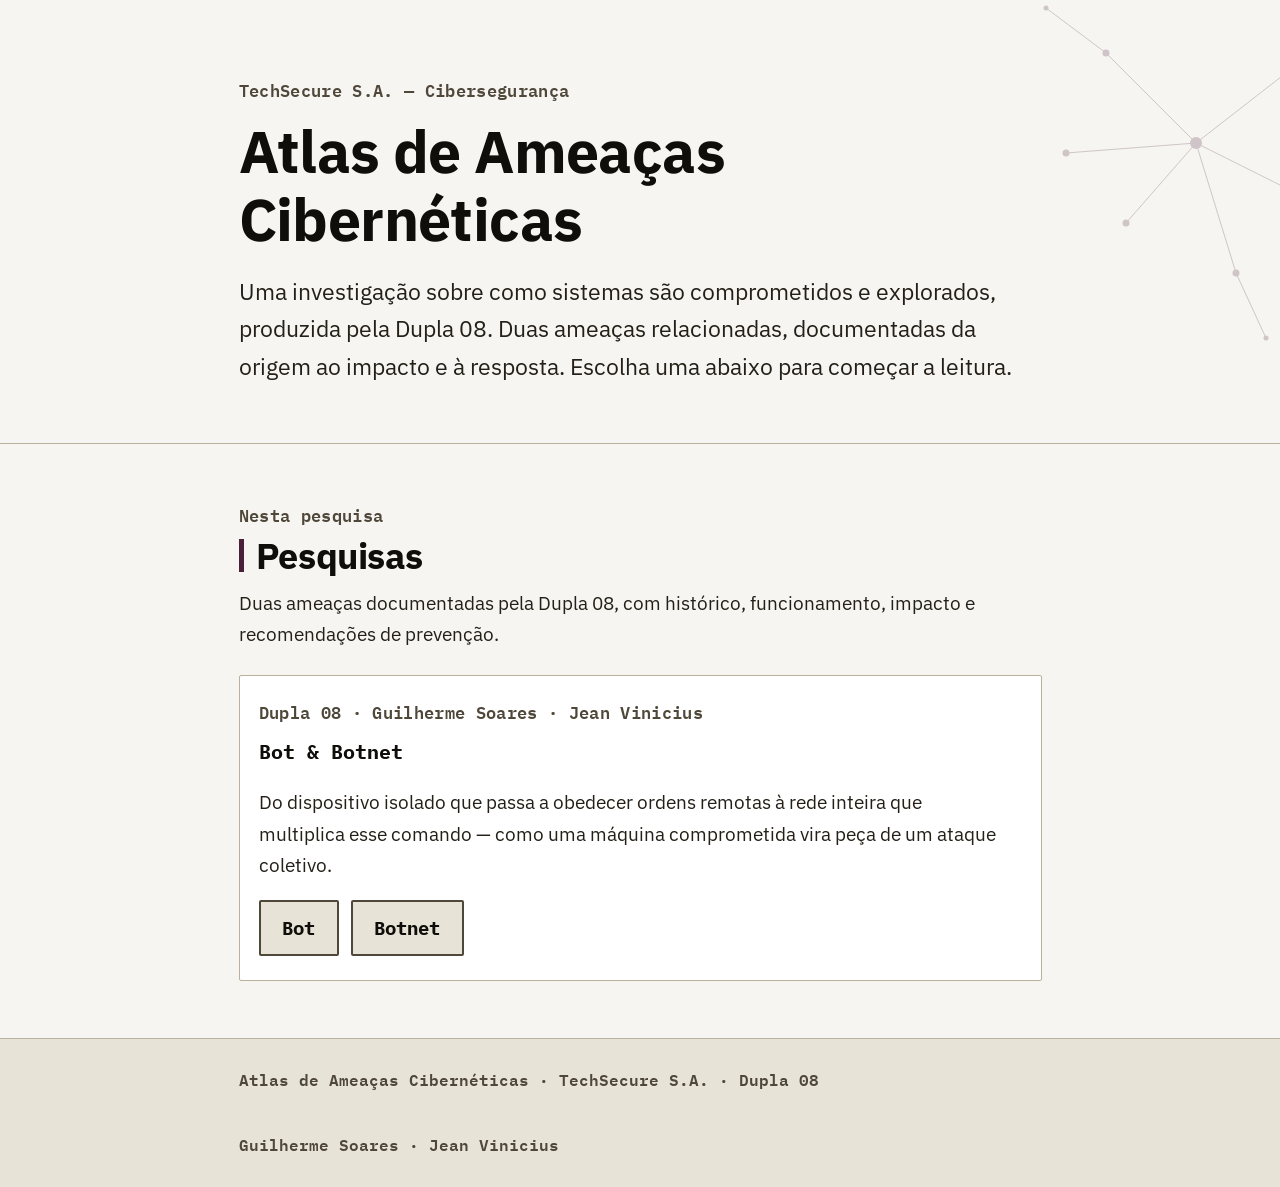
<file: index.html>
<!DOCTYPE html>
<html lang="pt-BR">
<head>
  <meta charset="UTF-8" />
  <meta name="viewport" content="width=device-width, initial-scale=1.0" />
  <title>Atlas de Ameaças Cibernéticas</title>
  <meta name="description" content="Pesquisa sobre ameaças cibernéticas produzida pela Dupla 08 para a disciplina de Cibersegurança — TechSecure S.A." />
  <link rel="stylesheet" href="dupla08/style.css" />
</head>
<body>

  <main>

    <!-- ======= CAPA ======= -->
    <section class="hero">
      <svg class="network-motif" viewBox="0 0 480 480" aria-hidden="true">
        <g fill="none" stroke="#4a2039" stroke-width="1">
          <line x1="320" y1="200" x2="230" y2="110" />
          <line x1="320" y1="200" x2="410" y2="130" />
          <line x1="320" y1="200" x2="420" y2="250" />
          <line x1="320" y1="200" x2="360" y2="330" />
          <line x1="320" y1="200" x2="250" y2="280" />
          <line x1="320" y1="200" x2="190" y2="210" />
          <line x1="230" y1="110" x2="170" y2="65" />
          <line x1="410" y1="130" x2="450" y2="80" />
          <line x1="360" y1="330" x2="390" y2="395" />
        </g>
        <g fill="#4a2039">
          <circle cx="320" cy="200" r="6" />
          <circle cx="230" cy="110" r="3.5" />
          <circle cx="410" cy="130" r="3.5" />
          <circle cx="420" cy="250" r="3.5" />
          <circle cx="360" cy="330" r="3.5" />
          <circle cx="250" cy="280" r="3.5" />
          <circle cx="190" cy="210" r="3.5" />
          <circle cx="170" cy="65" r="2.5" />
          <circle cx="450" cy="80" r="2.5" />
          <circle cx="390" cy="395" r="2.5" />
        </g>
      </svg>

      <div class="container">
        <p class="hero-label">TechSecure S.A. — Cibersegurança</p>
        <h1 class="hero-title">Atlas de Ameaças Cibernéticas</h1>
        <p class="hero-summary">
          Uma investigação sobre como sistemas são comprometidos e explorados, produzida
          pela Dupla 08. Duas ameaças relacionadas, documentadas da origem ao impacto e
          à resposta. Escolha uma abaixo para começar a leitura.
        </p>
      </div>
    </section>

    <!-- ======= ÍNDICE ======= -->
    <section id="volumes">
      <div class="container">
        <span class="section-tag">Nesta pesquisa</span>
        <h2>Pesquisas</h2>
        <p>
          Duas ameaças documentadas pela Dupla 08, com histórico, funcionamento, impacto
          e recomendações de prevenção.
        </p>

        <div class="card-grid stack">
          <div class="card">
            <p class="card-label">Dupla 08 · Guilherme Soares · Jean Vinicius</p>
            <p class="card-value"><strong>Bot &amp; Botnet</strong></p>
            <p>
              Do dispositivo isolado que passa a obedecer ordens remotas à rede inteira
              que multiplica esse comando — como uma máquina comprometida vira peça de
              um ataque coletivo.
            </p>
            <div class="route-links">
              <a href="dupla08/bot.html">Bot</a>
              <a href="dupla08/botnet.html">Botnet</a>
            </div>
          </div>
        </div>
      </div>
    </section>

  </main>

  <footer>
    <div class="container">
      <div class="footer-inner">
        <p class="footer-copy">Atlas de Ameaças Cibernéticas · TechSecure S.A. · Dupla 08</p>
        <p class="footer-copy">Guilherme Soares · Jean Vinicius</p>
      </div>
    </div>
  </footer>

</body>
</html>
</file>
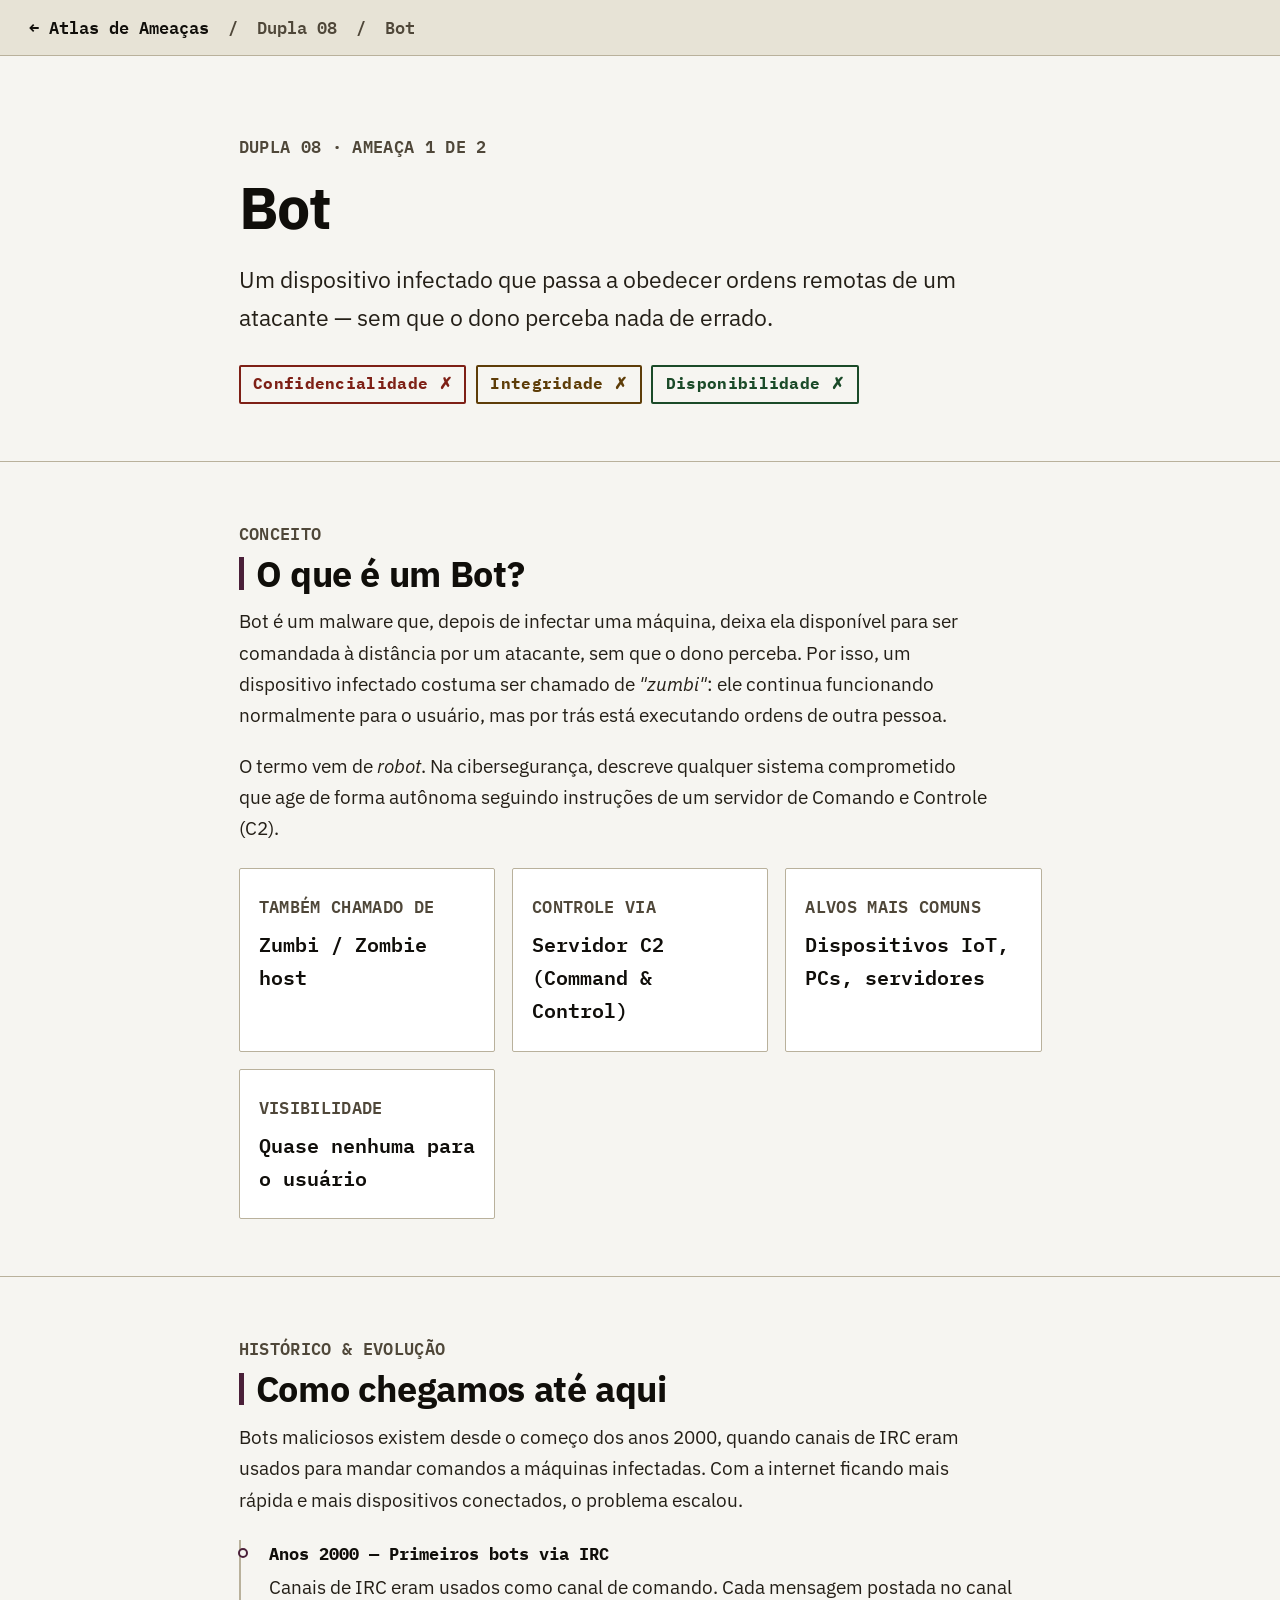
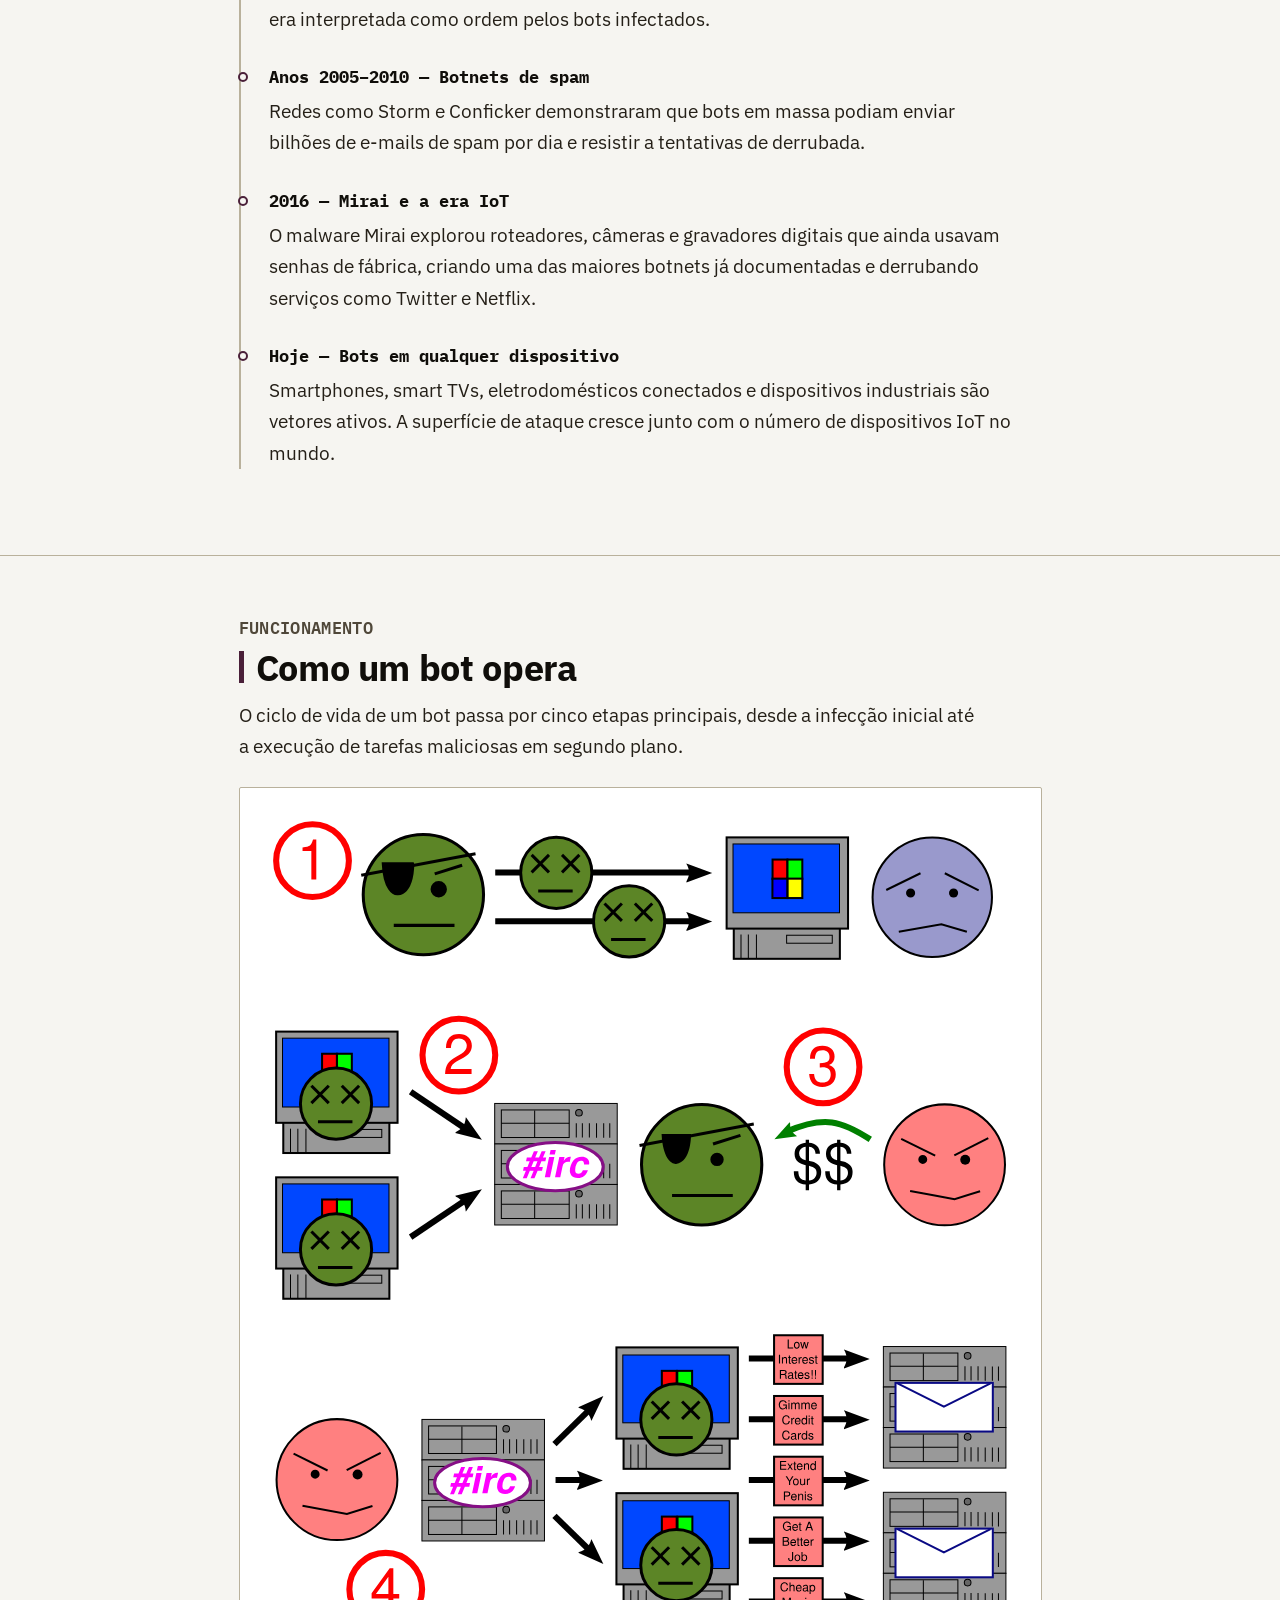
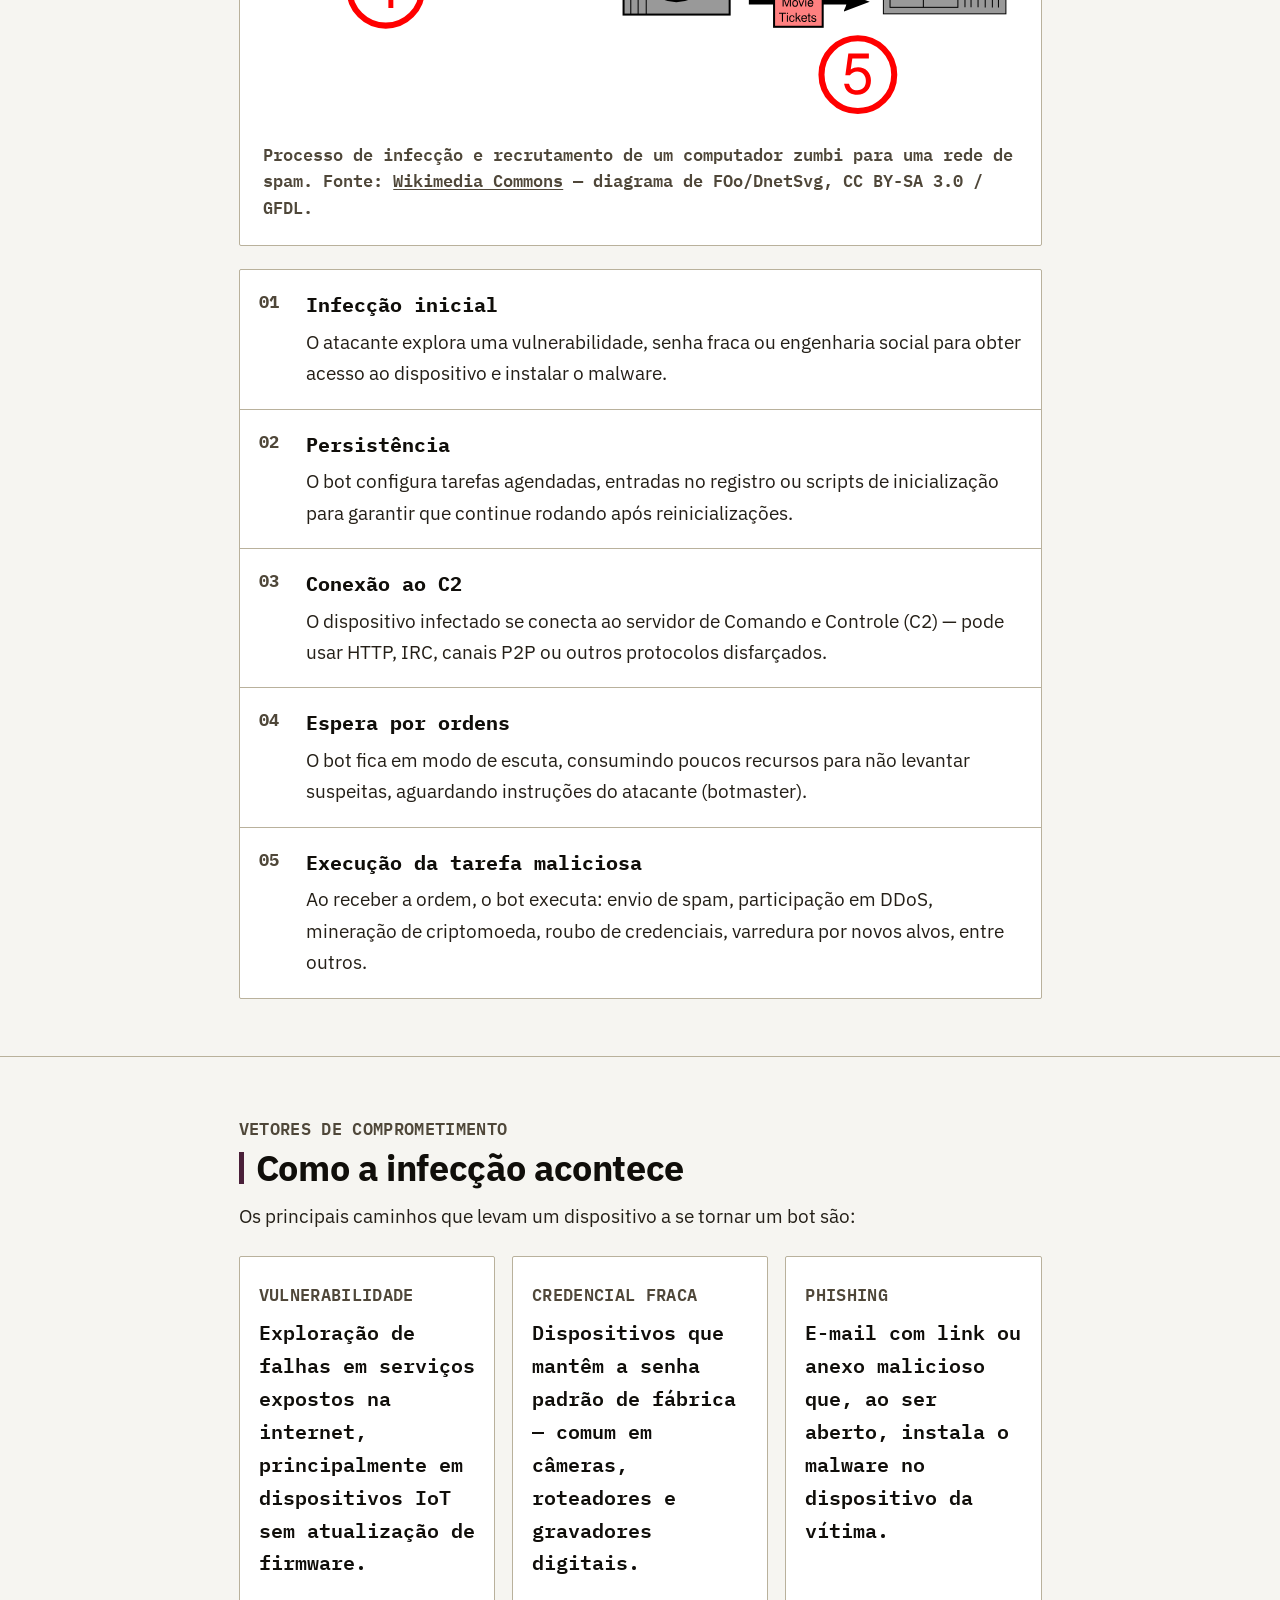
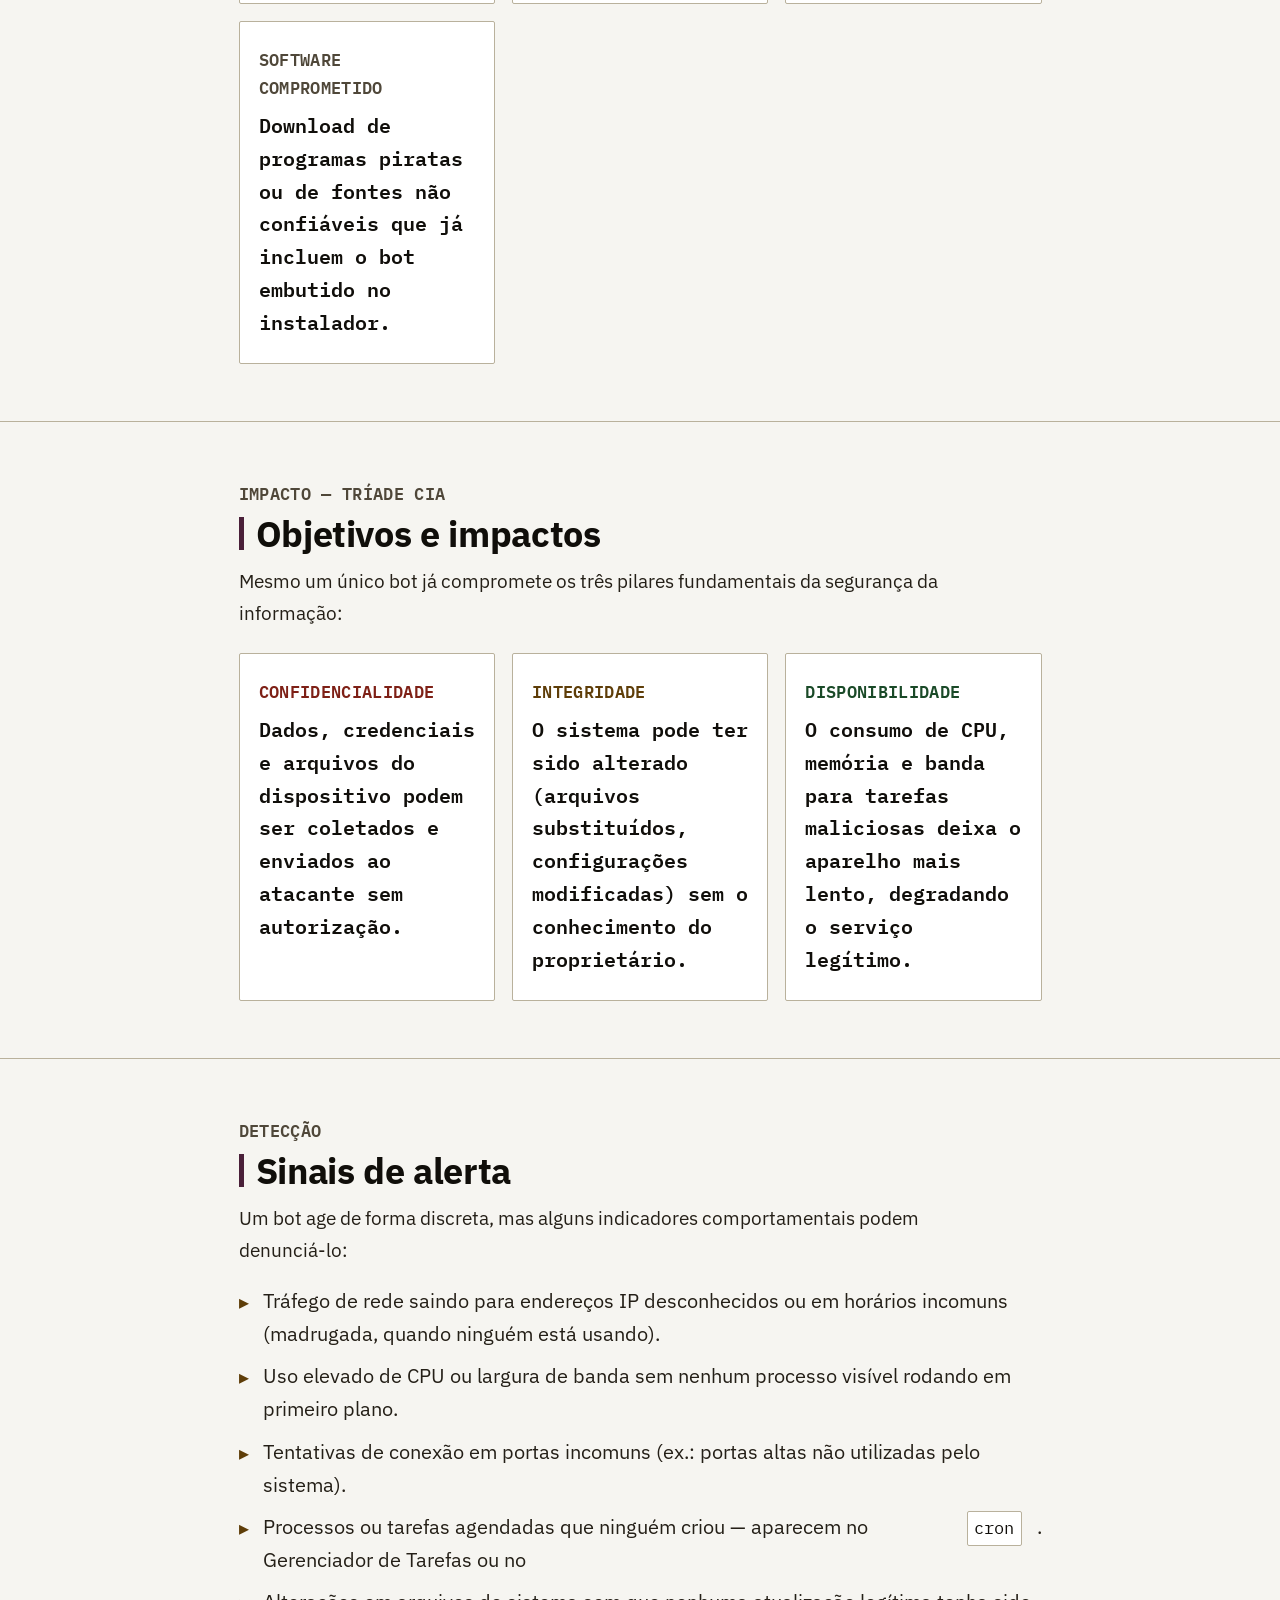
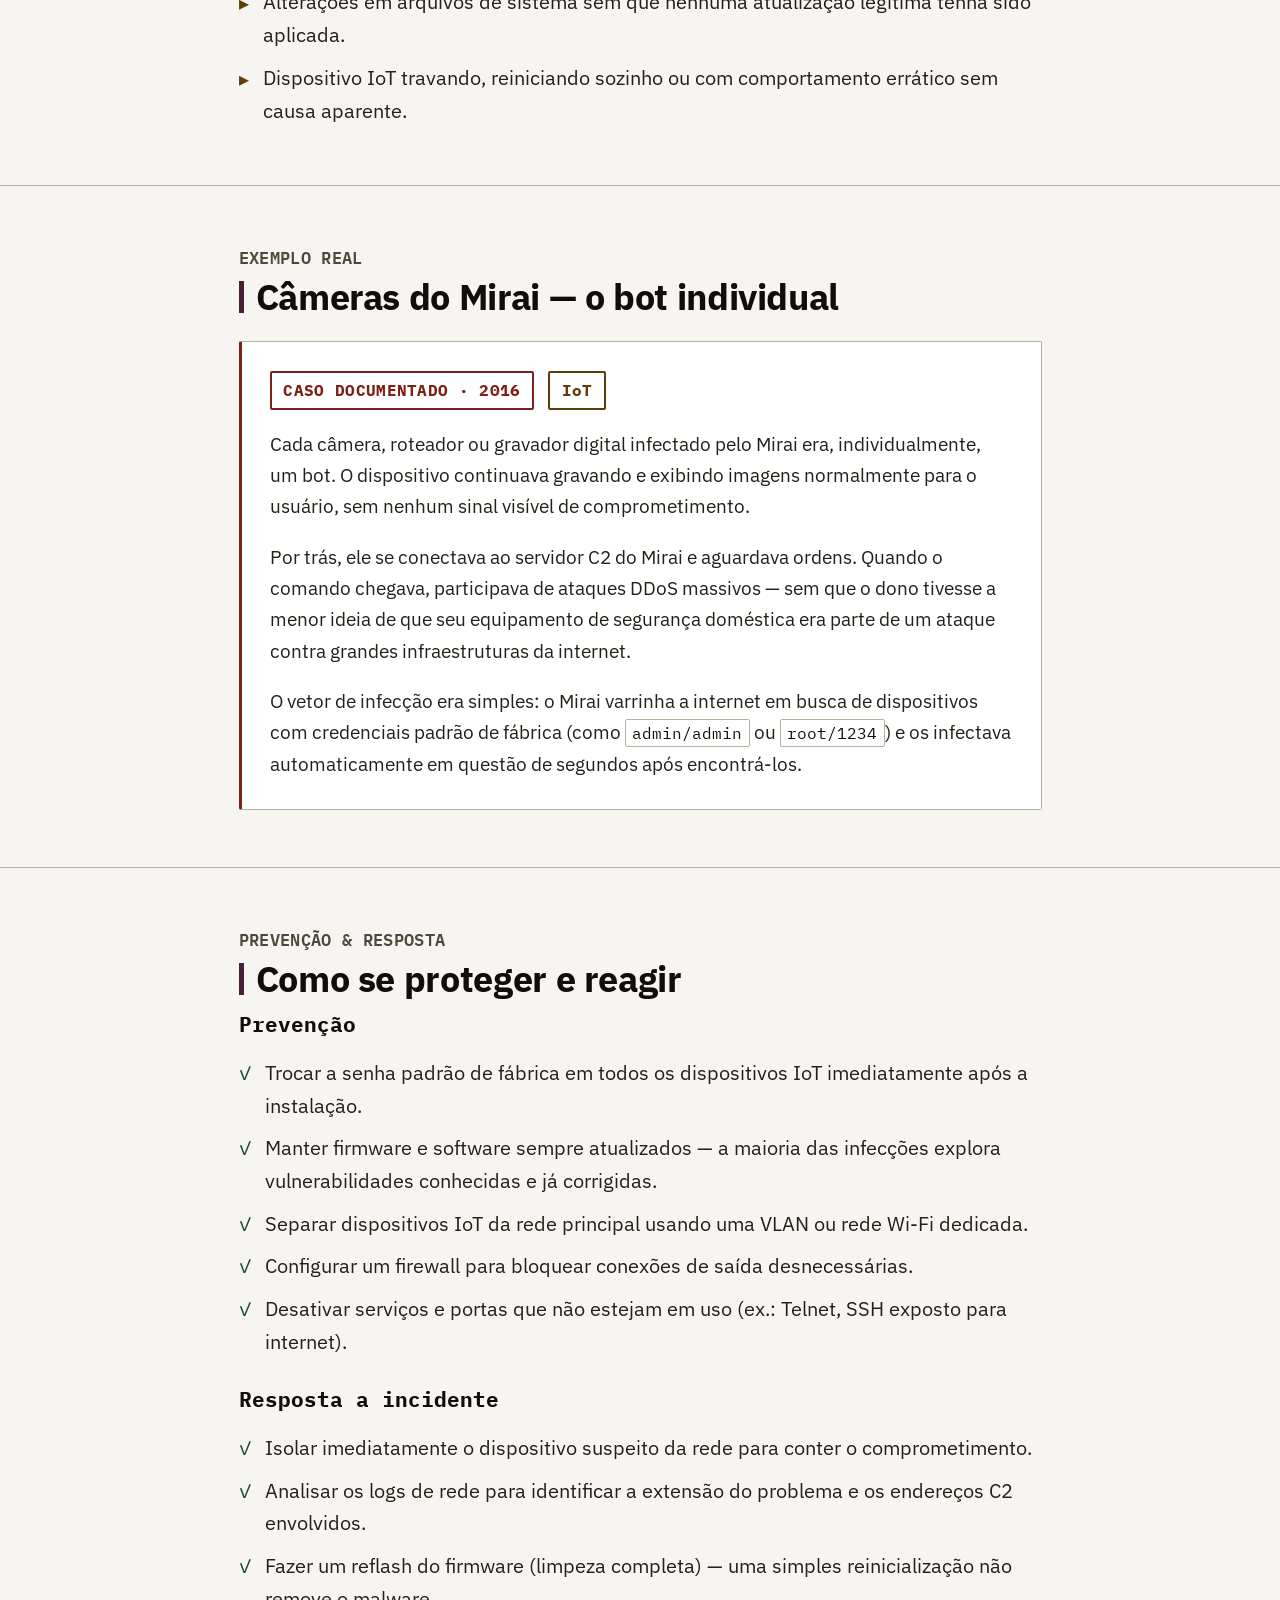
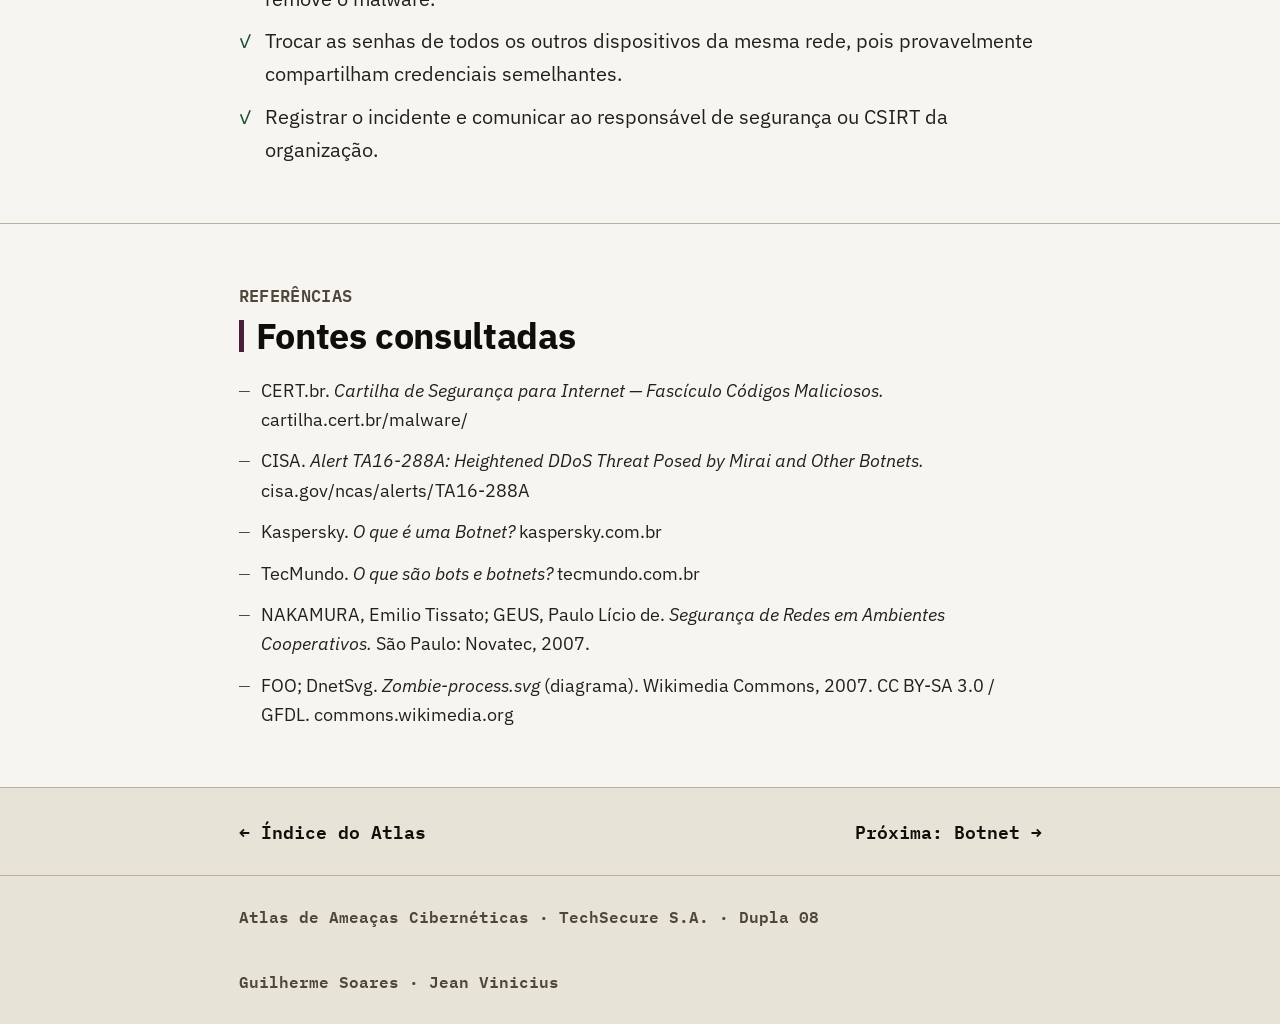
<file: dupla08/bot.html>
<!DOCTYPE html>
<html lang="pt-BR">
<head>
  <meta charset="UTF-8" />
  <meta name="viewport" content="width=device-width, initial-scale=1.0" />
  <title>Bot — Atlas de Ameaças Cibernéticas | Dupla 08</title>
  <link rel="stylesheet" href="style.css" />
</head>
<body>

  <!-- Topbar de navegação -->
  <nav class="topbar">
    <a href="../index.html">← Atlas de Ameaças</a>
    <span class="sep">/</span>
    <span>Dupla 08</span>
    <span class="sep">/</span>
    <span>Bot</span>
  </nav>

  <main>

    <!-- ======= HERO ======= -->
    <section class="hero">
      <div class="container">
        <p class="hero-label">DUPLA 08 · AMEAÇA 1 DE 2</p>
        <h1 class="hero-title">
          <span class="keyword">Bot</span>
        </h1>
        <p class="hero-summary">
          Um dispositivo infectado que passa a obedecer ordens remotas de um atacante — sem que o dono perceba nada de errado.
        </p>
        <div class="cia-badges">
          <span class="badge badge-c">Confidencialidade ✗</span>
          <span class="badge badge-i">Integridade ✗</span>
          <span class="badge badge-a">Disponibilidade ✗</span>
        </div>
      </div>
    </section>

    <!-- ======= O QUE É ======= -->
    <section id="conceito">
      <div class="container">
        <span class="section-tag">CONCEITO</span>
        <h2>O que é um Bot?</h2>
        <p>
          Bot é um malware que, depois de infectar uma máquina, deixa ela disponível para ser comandada à distância por um atacante, sem que o dono perceba. Por isso, um dispositivo infectado costuma ser chamado de <em>"zumbi"</em>: ele continua funcionando normalmente para o usuário, mas por trás está executando ordens de outra pessoa.
        </p>
        <p>
          O termo vem de <em>robot</em>. Na cibersegurança, descreve qualquer sistema comprometido que age de forma autônoma seguindo instruções de um servidor de Comando e Controle (C2).
        </p>

        <div class="card-grid">
          <div class="card">
            <p class="card-label">TAMBÉM CHAMADO DE</p>
            <p class="card-value">Zumbi / Zombie host</p>
          </div>
          <div class="card">
            <p class="card-label">CONTROLE VIA</p>
            <p class="card-value">Servidor C2 (Command &amp; Control)</p>
          </div>
          <div class="card">
            <p class="card-label">ALVOS MAIS COMUNS</p>
            <p class="card-value">Dispositivos IoT, PCs, servidores</p>
          </div>
          <div class="card">
            <p class="card-label">VISIBILIDADE</p>
            <p class="card-value">Quase nenhuma para o usuário</p>
          </div>
        </div>
      </div>
    </section>

    <!-- ======= HISTÓRICO ======= -->
    <section id="historico">
      <div class="container">
        <span class="section-tag">HISTÓRICO &amp; EVOLUÇÃO</span>
        <h2>Como chegamos até aqui</h2>
        <p>
          Bots maliciosos existem desde o começo dos anos 2000, quando canais de IRC eram usados para mandar comandos a máquinas infectadas. Com a internet ficando mais rápida e mais dispositivos conectados, o problema escalou.
        </p>

        <div class="timeline">
          <div class="timeline-item">
            <p class="timeline-year">Anos 2000 — Primeiros bots via IRC</p>
            <p>Canais de IRC eram usados como canal de comando. Cada mensagem postada no canal era interpretada como ordem pelos bots infectados.</p>
          </div>
          <div class="timeline-item">
            <p class="timeline-year">Anos 2005–2010 — Botnets de spam</p>
            <p>Redes como Storm e Conficker demonstraram que bots em massa podiam enviar bilhões de e-mails de spam por dia e resistir a tentativas de derrubada.</p>
          </div>
          <div class="timeline-item">
            <p class="timeline-year">2016 — Mirai e a era IoT</p>
            <p>O malware Mirai explorou roteadores, câmeras e gravadores digitais que ainda usavam senhas de fábrica, criando uma das maiores botnets já documentadas e derrubando serviços como Twitter e Netflix.</p>
          </div>
          <div class="timeline-item">
            <p class="timeline-year">Hoje — Bots em qualquer dispositivo</p>
            <p>Smartphones, smart TVs, eletrodomésticos conectados e dispositivos industriais são vetores ativos. A superfície de ataque cresce junto com o número de dispositivos IoT no mundo.</p>
          </div>
        </div>
      </div>
    </section>

    <!-- ======= COMO FUNCIONA ======= -->
    <section id="funcionamento">
      <div class="container">
        <span class="section-tag">FUNCIONAMENTO</span>
        <h2>Como um bot opera</h2>
        <p>
          O ciclo de vida de um bot passa por cinco etapas principais, desde a infecção inicial até a execução de tarefas maliciosas em segundo plano.
        </p>

        <figure class="figure">
          <img src="assets/zombie-process-diagram.svg" alt="Diagrama mostrando o processo pelo qual um computador é infectado por um vírus, conectado a um servidor de comando e passa a atuar como zumbi enviando spam." />
          <figcaption class="figure-caption">
            Processo de infecção e recrutamento de um computador zumbi para uma rede de spam.
            Fonte: <a href="https://commons.wikimedia.org/wiki/File:Zombie-process.svg" target="_blank" rel="noopener">Wikimedia Commons</a> — diagrama de FOo/DnetSvg, CC BY-SA 3.0 / GFDL.
          </figcaption>
        </figure>

        <div class="steps">
          <div class="step">
            <strong>Infecção inicial</strong>
            O atacante explora uma vulnerabilidade, senha fraca ou engenharia social para obter acesso ao dispositivo e instalar o malware.
          </div>
          <div class="step">
            <strong>Persistência</strong>
            O bot configura tarefas agendadas, entradas no registro ou scripts de inicialização para garantir que continue rodando após reinicializações.
          </div>
          <div class="step">
            <strong>Conexão ao C2</strong>
            O dispositivo infectado se conecta ao servidor de Comando e Controle (C2) — pode usar HTTP, IRC, canais P2P ou outros protocolos disfarçados.
          </div>
          <div class="step">
            <strong>Espera por ordens</strong>
            O bot fica em modo de escuta, consumindo poucos recursos para não levantar suspeitas, aguardando instruções do atacante (botmaster).
          </div>
          <div class="step">
            <strong>Execução da tarefa maliciosa</strong>
            Ao receber a ordem, o bot executa: envio de spam, participação em DDoS, mineração de criptomoeda, roubo de credenciais, varredura por novos alvos, entre outros.
          </div>
        </div>
      </div>
    </section>

    <!-- ======= VETORES ======= -->
    <section id="vetores">
      <div class="container">
        <span class="section-tag">VETORES DE COMPROMETIMENTO</span>
        <h2>Como a infecção acontece</h2>
        <p>
          Os principais caminhos que levam um dispositivo a se tornar um bot são:
        </p>

        <div class="card-grid">
          <div class="card">
            <p class="card-label">VULNERABILIDADE</p>
            <p class="card-value">Exploração de falhas em serviços expostos na internet, principalmente em dispositivos IoT sem atualização de firmware.</p>
          </div>
          <div class="card">
            <p class="card-label">CREDENCIAL FRACA</p>
            <p class="card-value">Dispositivos que mantêm a senha padrão de fábrica — comum em câmeras, roteadores e gravadores digitais.</p>
          </div>
          <div class="card">
            <p class="card-label">PHISHING</p>
            <p class="card-value">E-mail com link ou anexo malicioso que, ao ser aberto, instala o malware no dispositivo da vítima.</p>
          </div>
          <div class="card">
            <p class="card-label">SOFTWARE COMPROMETIDO</p>
            <p class="card-value">Download de programas piratas ou de fontes não confiáveis que já incluem o bot embutido no instalador.</p>
          </div>
        </div>
      </div>
    </section>

    <!-- ======= IMPACTO ======= -->
    <section id="impacto">
      <div class="container">
        <span class="section-tag">IMPACTO — TRÍADE CIA</span>
        <h2>Objetivos e impactos</h2>
        <p>
          Mesmo um único bot já compromete os três pilares fundamentais da segurança da informação:
        </p>

        <div class="card-grid">
          <div class="card">
            <p class="card-label" style="color: var(--danger);">CONFIDENCIALIDADE</p>
            <p class="card-value">Dados, credenciais e arquivos do dispositivo podem ser coletados e enviados ao atacante sem autorização.</p>
          </div>
          <div class="card">
            <p class="card-label" style="color: var(--warn);">INTEGRIDADE</p>
            <p class="card-value">O sistema pode ter sido alterado (arquivos substituídos, configurações modificadas) sem o conhecimento do proprietário.</p>
          </div>
          <div class="card">
            <p class="card-label" style="color: var(--ok);">DISPONIBILIDADE</p>
            <p class="card-value">O consumo de CPU, memória e banda para tarefas maliciosas deixa o aparelho mais lento, degradando o serviço legítimo.</p>
          </div>
        </div>
      </div>
    </section>

    <!-- ======= DETECÇÃO ======= -->
    <section id="deteccao">
      <div class="container">
        <span class="section-tag">DETECÇÃO</span>
        <h2>Sinais de alerta</h2>
        <p>
          Um bot age de forma discreta, mas alguns indicadores comportamentais podem denunciá-lo:
        </p>

        <ul class="signal-list">
          <li>Tráfego de rede saindo para endereços IP desconhecidos ou em horários incomuns (madrugada, quando ninguém está usando).</li>
          <li>Uso elevado de CPU ou largura de banda sem nenhum processo visível rodando em primeiro plano.</li>
          <li>Tentativas de conexão em portas incomuns (ex.: portas altas não utilizadas pelo sistema).</li>
          <li>Processos ou tarefas agendadas que ninguém criou — aparecem no Gerenciador de Tarefas ou no <code>cron</code>.</li>
          <li>Alterações em arquivos de sistema sem que nenhuma atualização legítima tenha sido aplicada.</li>
          <li>Dispositivo IoT travando, reiniciando sozinho ou com comportamento errático sem causa aparente.</li>
        </ul>
      </div>
    </section>

    <!-- ======= EXEMPLO REAL ======= -->
    <section id="exemplo">
      <div class="container">
        <span class="section-tag">EXEMPLO REAL</span>
        <h2>Câmeras do Mirai — o bot individual</h2>

        <div class="casebox">
          <div class="casebox-header">
            <span class="casebox-badge">CASO DOCUMENTADO · 2016</span>
            <span class="casebox-badge" style="color:var(--warn); border-color:var(--warn);">IoT</span>
          </div>
          <p>
            Cada câmera, roteador ou gravador digital infectado pelo Mirai era, individualmente, um bot. O dispositivo continuava gravando e exibindo imagens normalmente para o usuário, sem nenhum sinal visível de comprometimento.
          </p>
          <p>
            Por trás, ele se conectava ao servidor C2 do Mirai e aguardava ordens. Quando o comando chegava, participava de ataques DDoS massivos — sem que o dono tivesse a menor ideia de que seu equipamento de segurança doméstica era parte de um ataque contra grandes infraestruturas da internet.
          </p>
          <p>
            O vetor de infecção era simples: o Mirai varrinha a internet em busca de dispositivos com credenciais padrão de fábrica (como <code>admin/admin</code> ou <code>root/1234</code>) e os infectava automaticamente em questão de segundos após encontrá-los.
          </p>
        </div>
      </div>
    </section>

    <!-- ======= PREVENÇÃO E RESPOSTA ======= -->
    <section id="prevencao">
      <div class="container">
        <span class="section-tag">PREVENÇÃO &amp; RESPOSTA</span>
        <h2>Como se proteger e reagir</h2>

        <h3>Prevenção</h3>
        <ul class="checklist">
          <li>Trocar a senha padrão de fábrica em todos os dispositivos IoT imediatamente após a instalação.</li>
          <li>Manter firmware e software sempre atualizados — a maioria das infecções explora vulnerabilidades conhecidas e já corrigidas.</li>
          <li>Separar dispositivos IoT da rede principal usando uma VLAN ou rede Wi-Fi dedicada.</li>
          <li>Configurar um firewall para bloquear conexões de saída desnecessárias.</li>
          <li>Desativar serviços e portas que não estejam em uso (ex.: Telnet, SSH exposto para internet).</li>
        </ul>

        <h3 style="margin-top:1.5rem;">Resposta a incidente</h3>
        <ul class="checklist">
          <li>Isolar imediatamente o dispositivo suspeito da rede para conter o comprometimento.</li>
          <li>Analisar os logs de rede para identificar a extensão do problema e os endereços C2 envolvidos.</li>
          <li>Fazer um reflash do firmware (limpeza completa) — uma simples reinicialização não remove o malware.</li>
          <li>Trocar as senhas de todos os outros dispositivos da mesma rede, pois provavelmente compartilham credenciais semelhantes.</li>
          <li>Registrar o incidente e comunicar ao responsável de segurança ou CSIRT da organização.</li>
        </ul>
      </div>
    </section>

    <!-- ======= REFERÊNCIAS ======= -->
    <section id="referencias">
      <div class="container">
        <span class="section-tag">REFERÊNCIAS</span>
        <h2>Fontes consultadas</h2>

        <ul class="ref-list">
          <li>
            CERT.br. <em>Cartilha de Segurança para Internet — Fascículo Códigos Maliciosos.</em>
            <a href="https://cartilha.cert.br/malware/" target="_blank" rel="noopener">cartilha.cert.br/malware/</a>
          </li>
          <li>
            CISA. <em>Alert TA16-288A: Heightened DDoS Threat Posed by Mirai and Other Botnets.</em>
            <a href="https://www.cisa.gov/ncas/alerts/TA16-288A" target="_blank" rel="noopener">cisa.gov/ncas/alerts/TA16-288A</a>
          </li>
          <li>
            Kaspersky. <em>O que é uma Botnet?</em>
            <a href="https://www.kaspersky.com.br/resource-center/threats/botnet-attacks" target="_blank" rel="noopener">kaspersky.com.br</a>
          </li>
          <li>
            TecMundo. <em>O que são bots e botnets?</em>
            <a href="https://www.tecmundo.com.br/spyware/2330-o-que-sao-bots-e-botnets-.htm" target="_blank" rel="noopener">tecmundo.com.br</a>
          </li>
          <li>
            NAKAMURA, Emilio Tissato; GEUS, Paulo Lício de. <em>Segurança de Redes em Ambientes Cooperativos.</em> São Paulo: Novatec, 2007.
          </li>
          <li>
            FOO; DnetSvg. <em>Zombie-process.svg</em> (diagrama). Wikimedia Commons, 2007. CC BY-SA 3.0 / GFDL.
            <a href="https://commons.wikimedia.org/wiki/File:Zombie-process.svg" target="_blank" rel="noopener">commons.wikimedia.org</a>
          </li>
        </ul>
      </div>
    </section>

  </main>

  <!-- Nav entre as páginas da dupla -->
  <nav class="dupla-nav">
    <div class="container">
      <div class="dupla-nav-inner">
        <a href="../index.html" class="dupla-nav-link">← Índice do Atlas</a>
        <a href="botnet.html" class="dupla-nav-link">Próxima: Botnet →</a>
      </div>
    </div>
  </nav>

  <footer>
    <div class="container">
      <div class="footer-inner">
        <p class="footer-copy">Atlas de Ameaças Cibernéticas · TechSecure S.A. · Dupla 08</p>
        <p class="footer-copy">Guilherme Soares · Jean Vinicius</p>
      </div>
    </div>
  </footer>

</body>
</html>
</file>
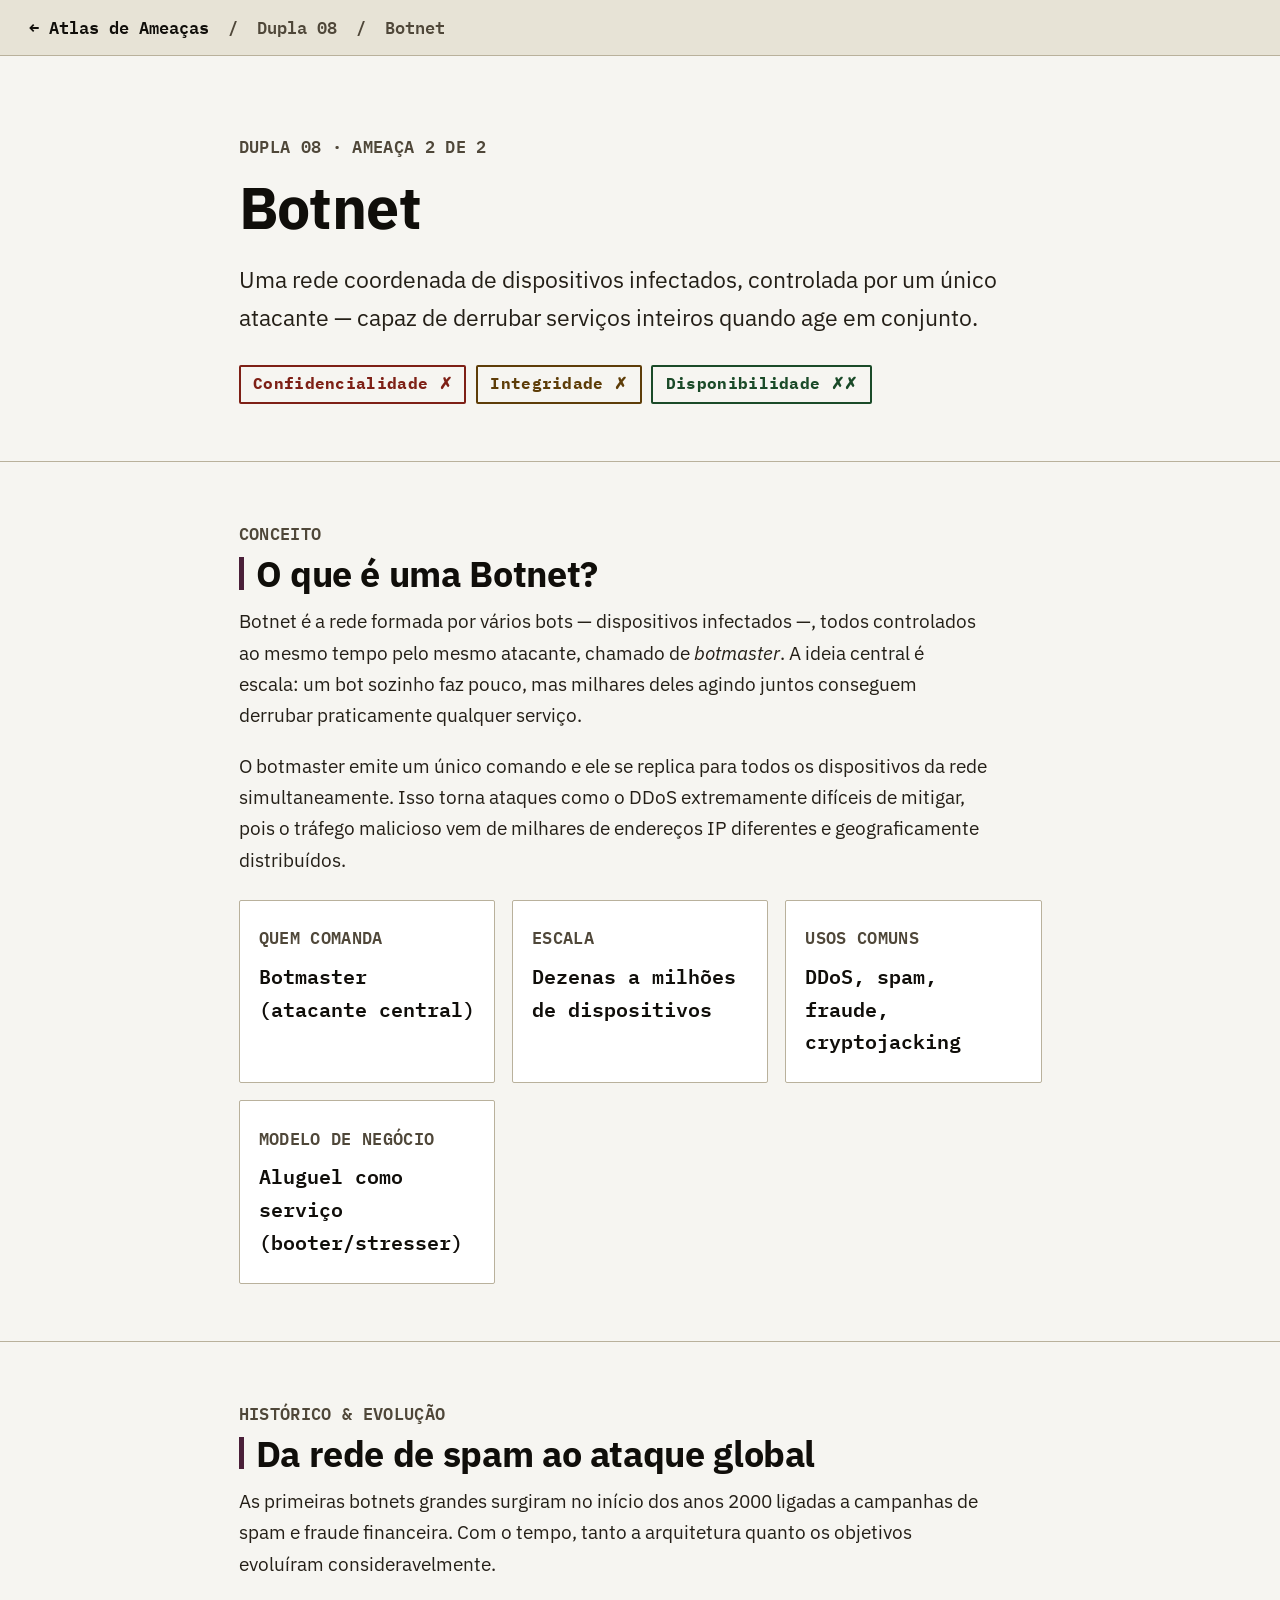
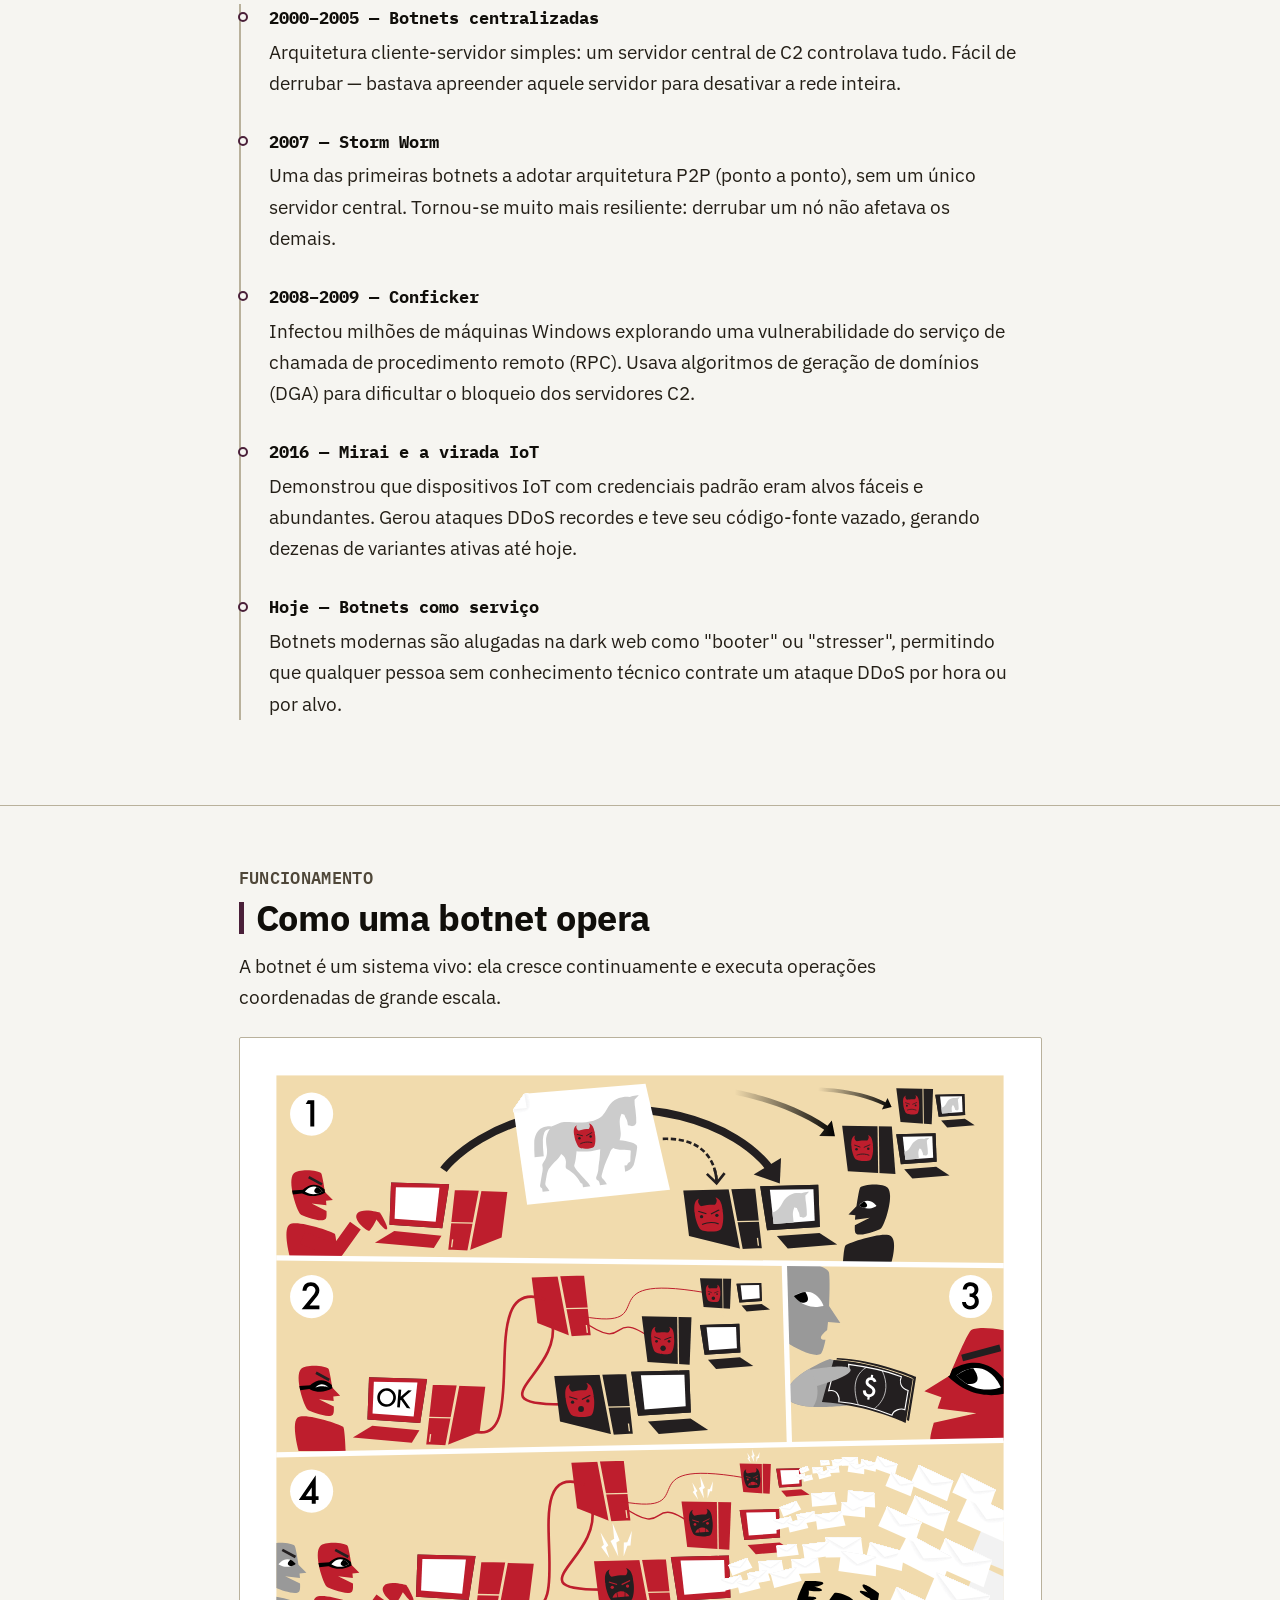
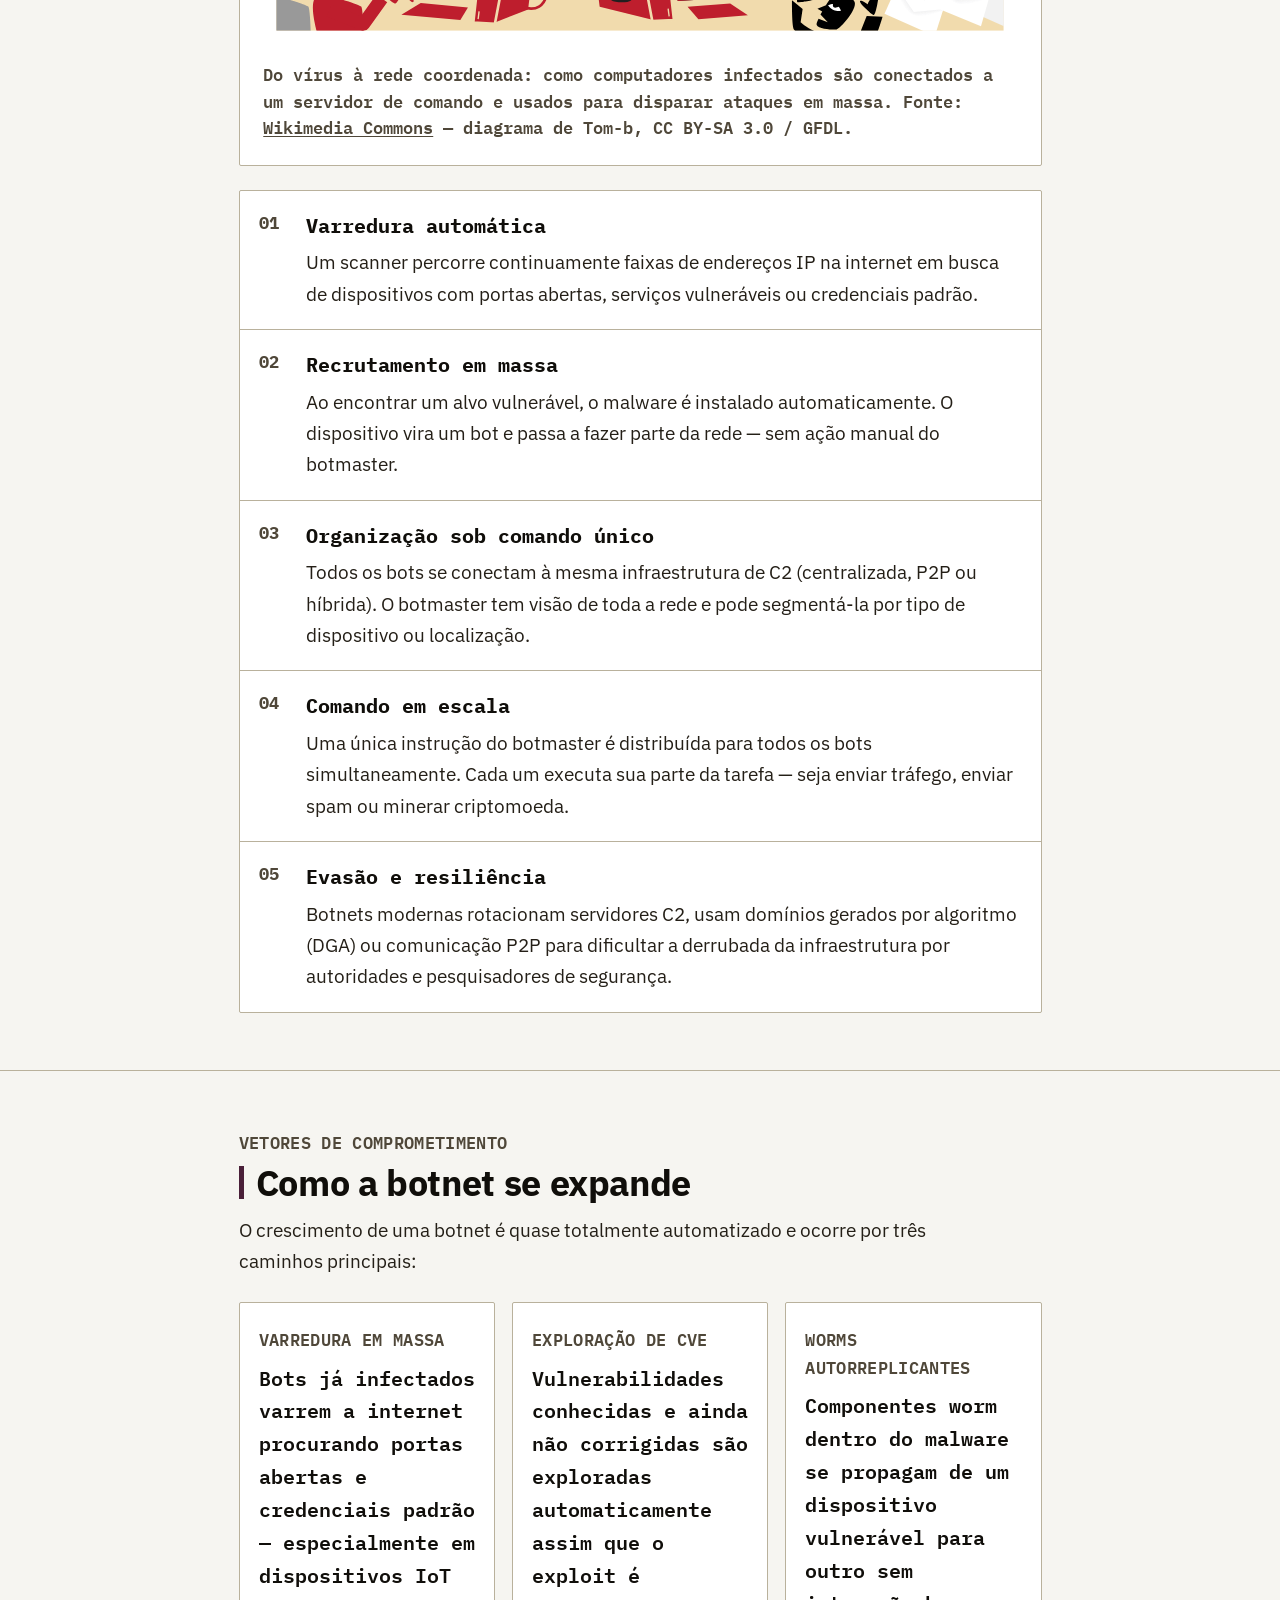
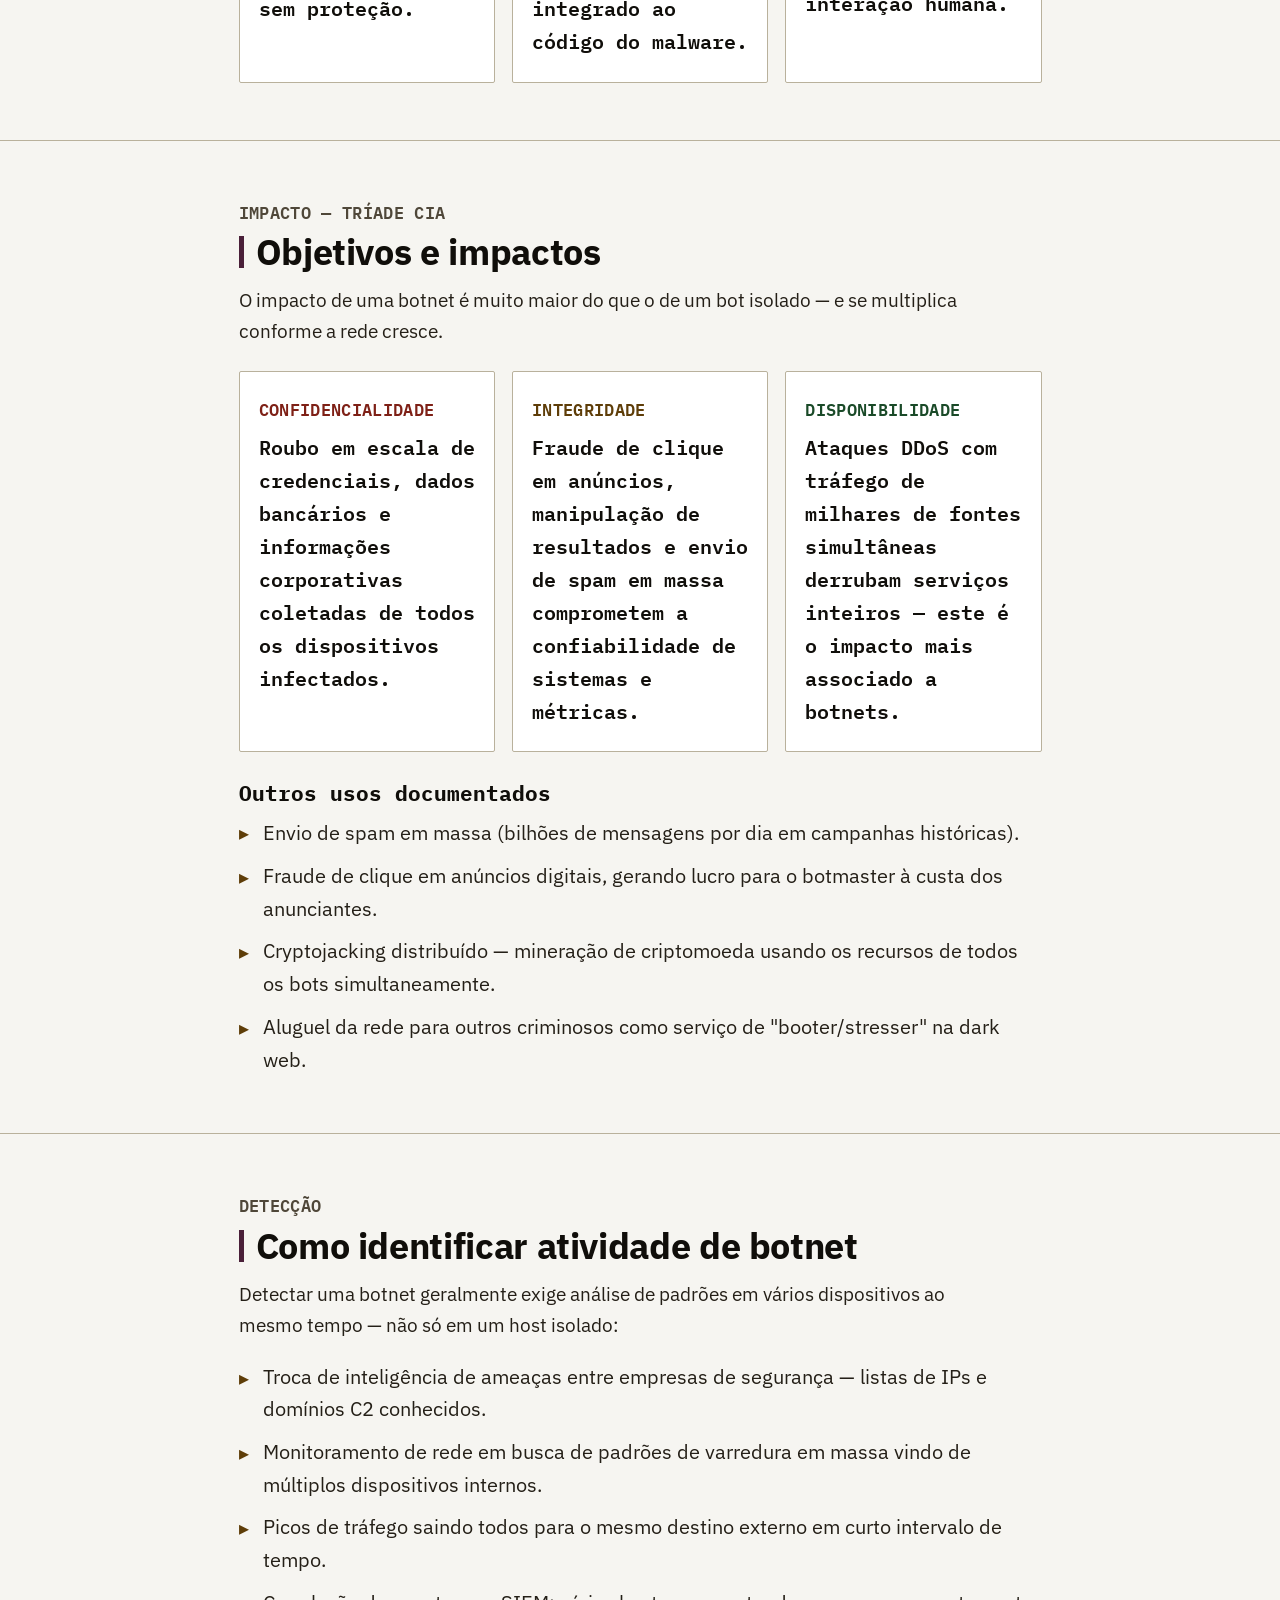
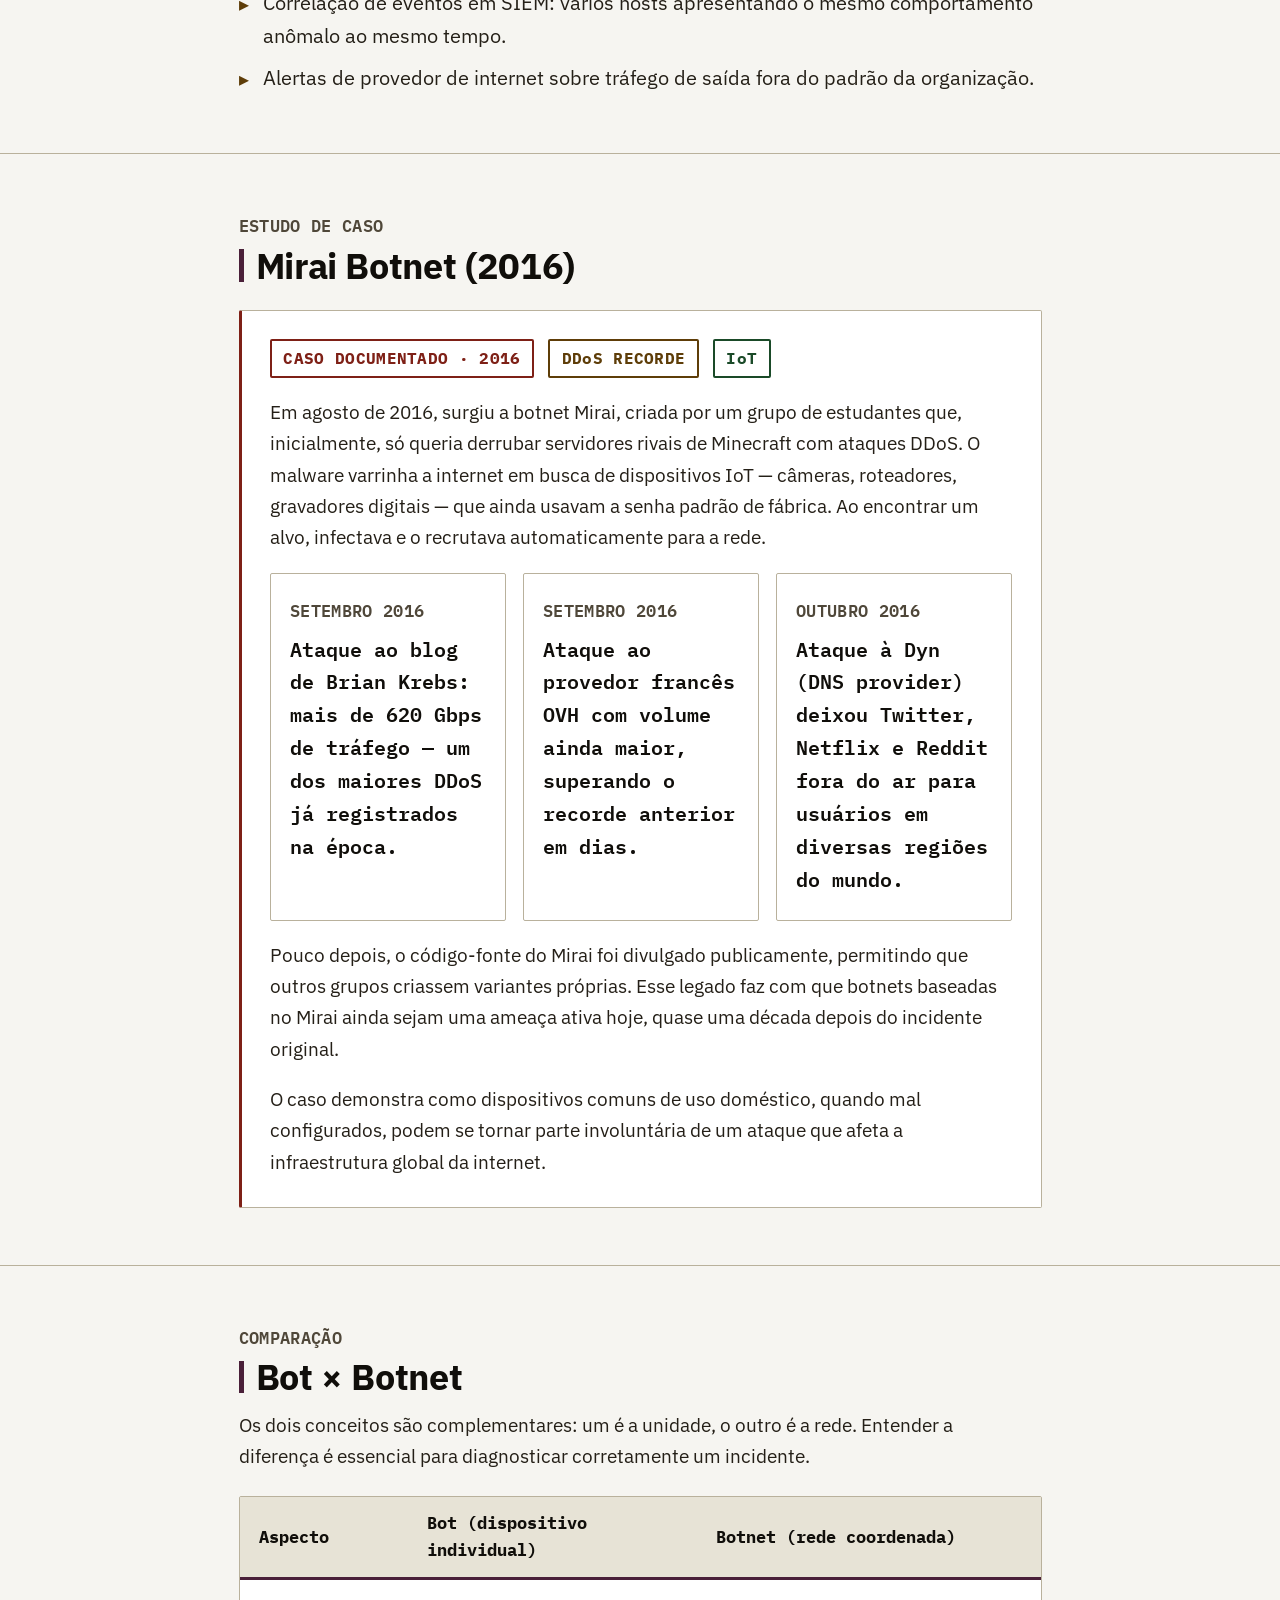
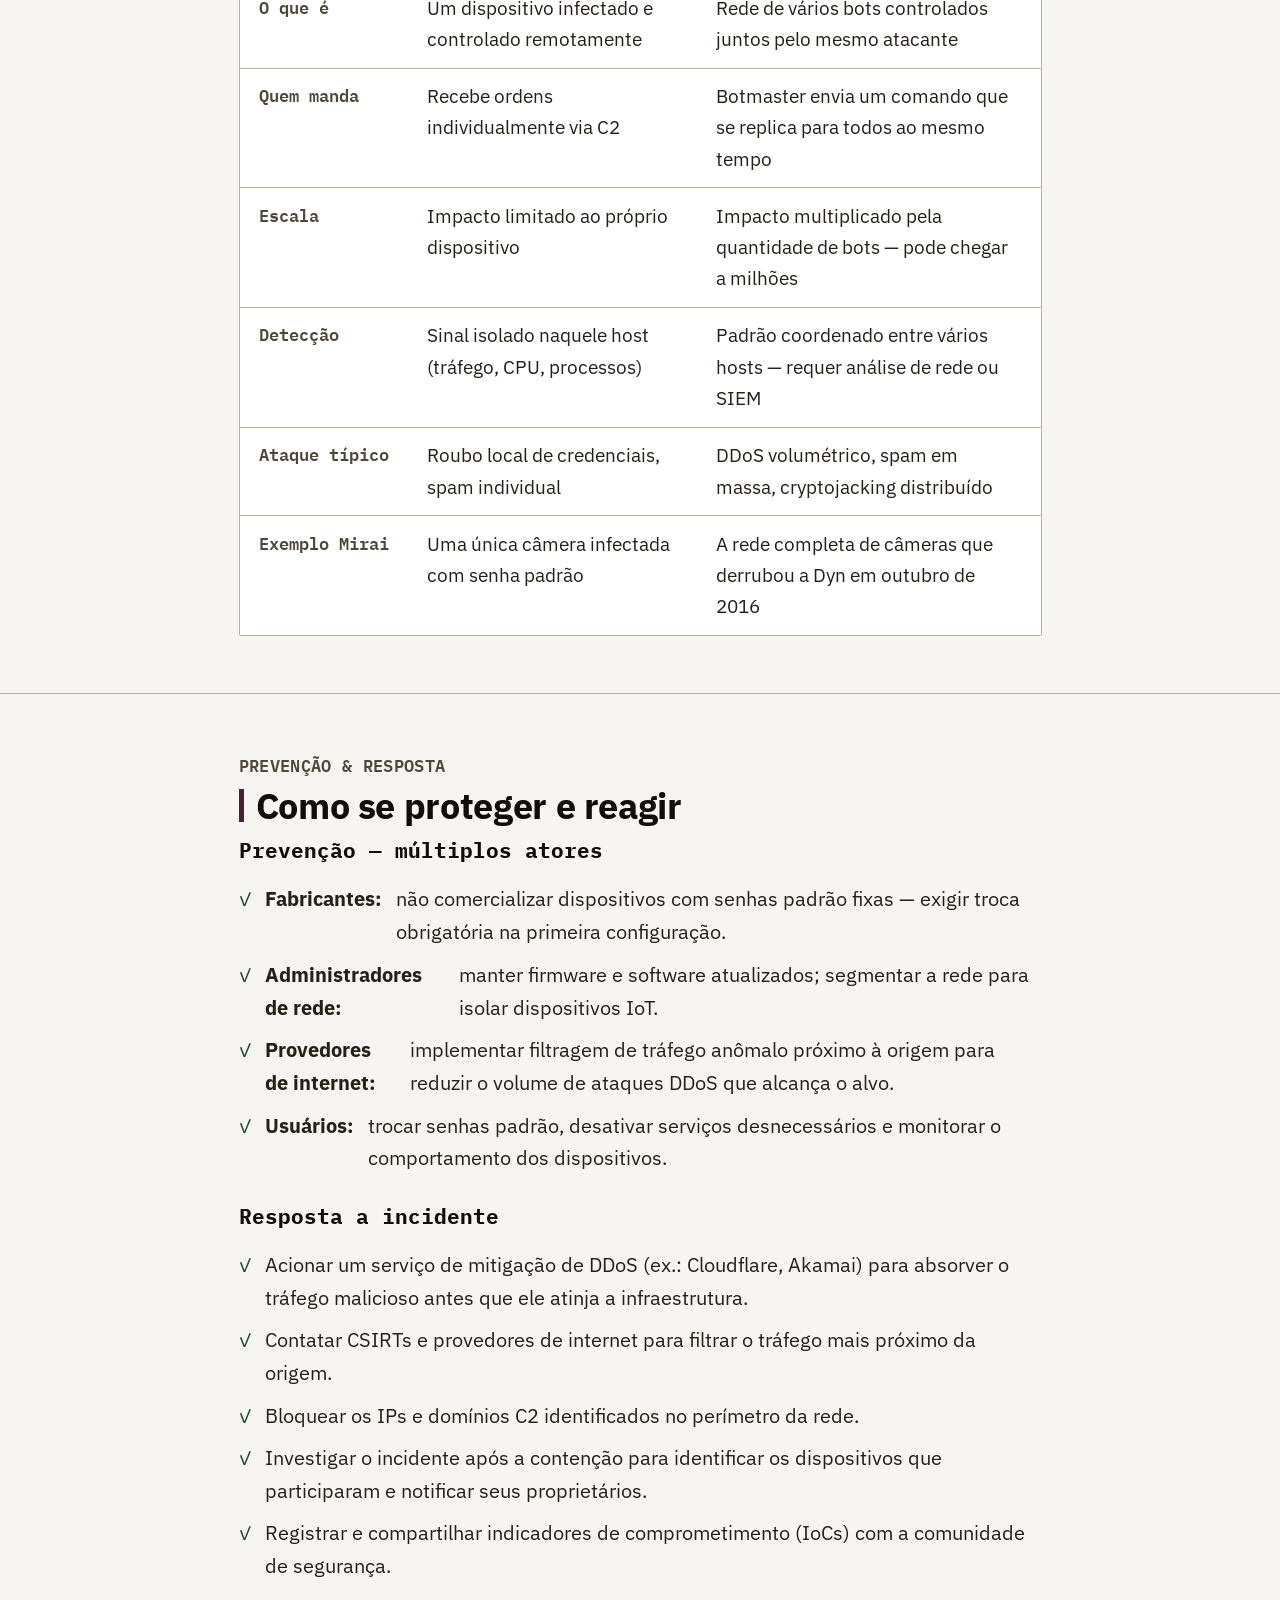
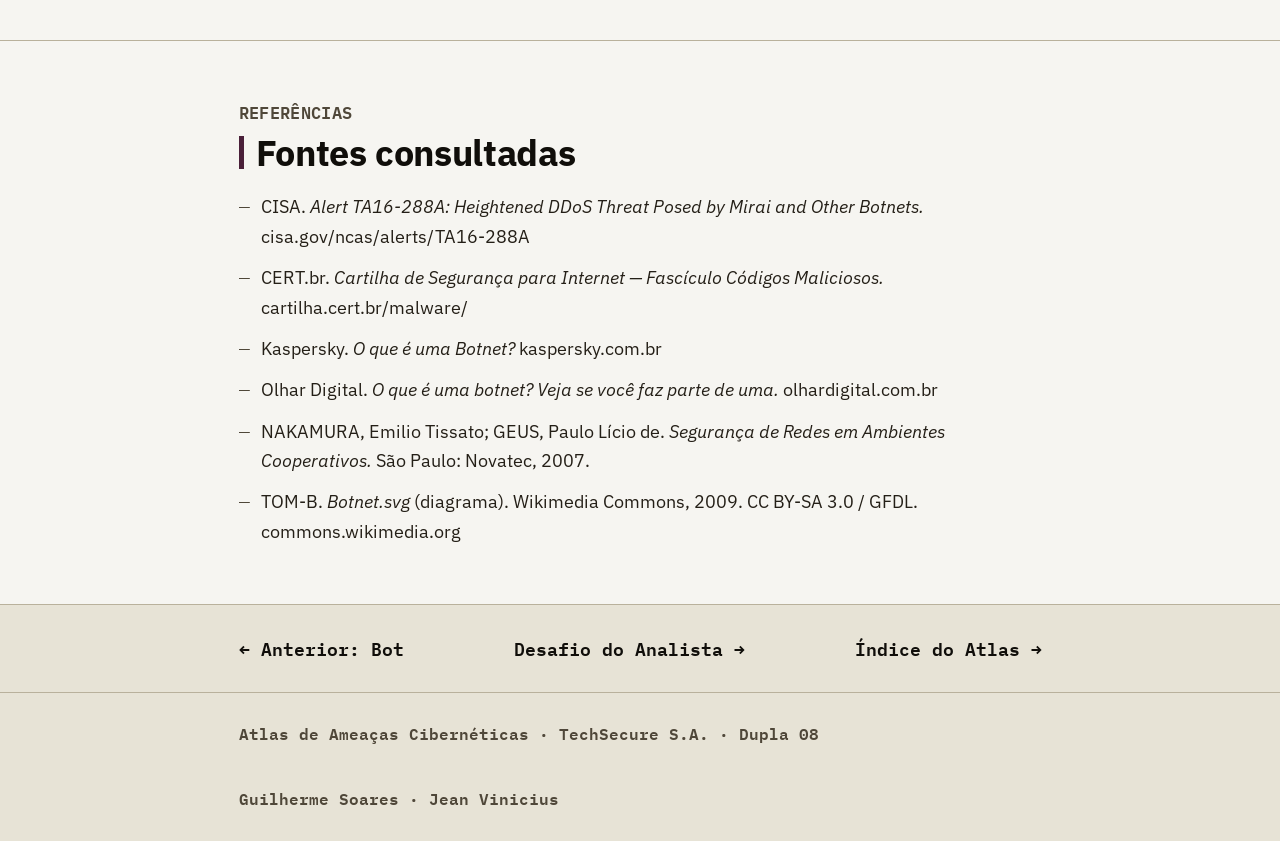
<file: dupla08/botnet.html>
<!DOCTYPE html>
<html lang="pt-BR">
<head>
  <meta charset="UTF-8" />
  <meta name="viewport" content="width=device-width, initial-scale=1.0" />
  <title>Botnet — Atlas de Ameaças Cibernéticas | Dupla 08</title>
  <link rel="stylesheet" href="style.css" />
</head>
<body>

  <!-- Topbar de navegação -->
  <nav class="topbar">
    <a href="../index.html">← Atlas de Ameaças</a>
    <span class="sep">/</span>
    <span>Dupla 08</span>
    <span class="sep">/</span>
    <span>Botnet</span>
  </nav>

  <main>

    <!-- ======= HERO ======= -->
    <section class="hero">
      <div class="container">
        <p class="hero-label">DUPLA 08 · AMEAÇA 2 DE 2</p>
        <h1 class="hero-title">
          <span class="keyword">Botnet</span>
        </h1>
        <p class="hero-summary">
          Uma rede coordenada de dispositivos infectados, controlada por um único atacante — capaz de derrubar serviços inteiros quando age em conjunto.
        </p>
        <div class="cia-badges">
          <span class="badge badge-c">Confidencialidade ✗</span>
          <span class="badge badge-i">Integridade ✗</span>
          <span class="badge badge-a">Disponibilidade ✗✗</span>
        </div>
      </div>
    </section>

    <!-- ======= O QUE É ======= -->
    <section id="conceito">
      <div class="container">
        <span class="section-tag">CONCEITO</span>
        <h2>O que é uma Botnet?</h2>
        <p>
          Botnet é a rede formada por vários bots — dispositivos infectados —, todos controlados ao mesmo tempo pelo mesmo atacante, chamado de <em>botmaster</em>. A ideia central é escala: um bot sozinho faz pouco, mas milhares deles agindo juntos conseguem derrubar praticamente qualquer serviço.
        </p>
        <p>
          O botmaster emite um único comando e ele se replica para todos os dispositivos da rede simultaneamente. Isso torna ataques como o DDoS extremamente difíceis de mitigar, pois o tráfego malicioso vem de milhares de endereços IP diferentes e geograficamente distribuídos.
        </p>

        <div class="card-grid">
          <div class="card">
            <p class="card-label">QUEM COMANDA</p>
            <p class="card-value">Botmaster (atacante central)</p>
          </div>
          <div class="card">
            <p class="card-label">ESCALA</p>
            <p class="card-value">Dezenas a milhões de dispositivos</p>
          </div>
          <div class="card">
            <p class="card-label">USOS COMUNS</p>
            <p class="card-value">DDoS, spam, fraude, cryptojacking</p>
          </div>
          <div class="card">
            <p class="card-label">MODELO DE NEGÓCIO</p>
            <p class="card-value">Aluguel como serviço (booter/stresser)</p>
          </div>
        </div>
      </div>
    </section>

    <!-- ======= HISTÓRICO ======= -->
    <section id="historico">
      <div class="container">
        <span class="section-tag">HISTÓRICO &amp; EVOLUÇÃO</span>
        <h2>Da rede de spam ao ataque global</h2>
        <p>
          As primeiras botnets grandes surgiram no início dos anos 2000 ligadas a campanhas de spam e fraude financeira. Com o tempo, tanto a arquitetura quanto os objetivos evoluíram consideravelmente.
        </p>

        <div class="timeline">
          <div class="timeline-item">
            <p class="timeline-year">2000–2005 — Botnets centralizadas</p>
            <p>Arquitetura cliente-servidor simples: um servidor central de C2 controlava tudo. Fácil de derrubar — bastava apreender aquele servidor para desativar a rede inteira.</p>
          </div>
          <div class="timeline-item">
            <p class="timeline-year">2007 — Storm Worm</p>
            <p>Uma das primeiras botnets a adotar arquitetura P2P (ponto a ponto), sem um único servidor central. Tornou-se muito mais resiliente: derrubar um nó não afetava os demais.</p>
          </div>
          <div class="timeline-item">
            <p class="timeline-year">2008–2009 — Conficker</p>
            <p>Infectou milhões de máquinas Windows explorando uma vulnerabilidade do serviço de chamada de procedimento remoto (RPC). Usava algoritmos de geração de domínios (DGA) para dificultar o bloqueio dos servidores C2.</p>
          </div>
          <div class="timeline-item">
            <p class="timeline-year">2016 — Mirai e a virada IoT</p>
            <p>Demonstrou que dispositivos IoT com credenciais padrão eram alvos fáceis e abundantes. Gerou ataques DDoS recordes e teve seu código-fonte vazado, gerando dezenas de variantes ativas até hoje.</p>
          </div>
          <div class="timeline-item">
            <p class="timeline-year">Hoje — Botnets como serviço</p>
            <p>Botnets modernas são alugadas na dark web como "booter" ou "stresser", permitindo que qualquer pessoa sem conhecimento técnico contrate um ataque DDoS por hora ou por alvo.</p>
          </div>
        </div>
      </div>
    </section>

    <!-- ======= COMO FUNCIONA ======= -->
    <section id="funcionamento">
      <div class="container">
        <span class="section-tag">FUNCIONAMENTO</span>
        <h2>Como uma botnet opera</h2>
        <p>
          A botnet é um sistema vivo: ela cresce continuamente e executa operações coordenadas de grande escala.
        </p>

        <figure class="figure">
          <img src="assets/botnet-diagram.svg" alt="Diagrama em quatro etapas mostrando como um criador de vírus infecta computadores, que se conectam a um servidor de comando e controle, e como um operador de spam compra acesso a essa rede para disparar ataques em massa." />
          <figcaption class="figure-caption">
            Do vírus à rede coordenada: como computadores infectados são conectados a um servidor de comando e usados para disparar ataques em massa.
            Fonte: <a href="https://commons.wikimedia.org/wiki/File:Botnet.svg" target="_blank" rel="noopener">Wikimedia Commons</a> — diagrama de Tom-b, CC BY-SA 3.0 / GFDL.
          </figcaption>
        </figure>

        <div class="steps">
          <div class="step">
            <strong>Varredura automática</strong>
            Um scanner percorre continuamente faixas de endereços IP na internet em busca de dispositivos com portas abertas, serviços vulneráveis ou credenciais padrão.
          </div>
          <div class="step">
            <strong>Recrutamento em massa</strong>
            Ao encontrar um alvo vulnerável, o malware é instalado automaticamente. O dispositivo vira um bot e passa a fazer parte da rede — sem ação manual do botmaster.
          </div>
          <div class="step">
            <strong>Organização sob comando único</strong>
            Todos os bots se conectam à mesma infraestrutura de C2 (centralizada, P2P ou híbrida). O botmaster tem visão de toda a rede e pode segmentá-la por tipo de dispositivo ou localização.
          </div>
          <div class="step">
            <strong>Comando em escala</strong>
            Uma única instrução do botmaster é distribuída para todos os bots simultaneamente. Cada um executa sua parte da tarefa — seja enviar tráfego, enviar spam ou minerar criptomoeda.
          </div>
          <div class="step">
            <strong>Evasão e resiliência</strong>
            Botnets modernas rotacionam servidores C2, usam domínios gerados por algoritmo (DGA) ou comunicação P2P para dificultar a derrubada da infraestrutura por autoridades e pesquisadores de segurança.
          </div>
        </div>
      </div>
    </section>

    <!-- ======= VETORES ======= -->
    <section id="vetores">
      <div class="container">
        <span class="section-tag">VETORES DE COMPROMETIMENTO</span>
        <h2>Como a botnet se expande</h2>
        <p>
          O crescimento de uma botnet é quase totalmente automatizado e ocorre por três caminhos principais:
        </p>

        <div class="card-grid">
          <div class="card">
            <p class="card-label">VARREDURA EM MASSA</p>
            <p class="card-value">Bots já infectados varrem a internet procurando portas abertas e credenciais padrão — especialmente em dispositivos IoT sem proteção.</p>
          </div>
          <div class="card">
            <p class="card-label">EXPLORAÇÃO DE CVE</p>
            <p class="card-value">Vulnerabilidades conhecidas e ainda não corrigidas são exploradas automaticamente assim que o exploit é integrado ao código do malware.</p>
          </div>
          <div class="card">
            <p class="card-label">WORMS AUTORREPLICANTES</p>
            <p class="card-value">Componentes worm dentro do malware se propagam de um dispositivo vulnerável para outro sem interação humana.</p>
          </div>
        </div>
      </div>
    </section>

    <!-- ======= IMPACTO ======= -->
    <section id="impacto">
      <div class="container">
        <span class="section-tag">IMPACTO — TRÍADE CIA</span>
        <h2>Objetivos e impactos</h2>
        <p>
          O impacto de uma botnet é muito maior do que o de um bot isolado — e se multiplica conforme a rede cresce.
        </p>

        <div class="card-grid">
          <div class="card">
            <p class="card-label" style="color: var(--danger);">CONFIDENCIALIDADE</p>
            <p class="card-value">Roubo em escala de credenciais, dados bancários e informações corporativas coletadas de todos os dispositivos infectados.</p>
          </div>
          <div class="card">
            <p class="card-label" style="color: var(--warn);">INTEGRIDADE</p>
            <p class="card-value">Fraude de clique em anúncios, manipulação de resultados e envio de spam em massa comprometem a confiabilidade de sistemas e métricas.</p>
          </div>
          <div class="card">
            <p class="card-label" style="color: var(--ok);">DISPONIBILIDADE</p>
            <p class="card-value">Ataques DDoS com tráfego de milhares de fontes simultâneas derrubam serviços inteiros — este é o impacto mais associado a botnets.</p>
          </div>
        </div>

        <h3 style="margin-top: 1.5rem;">Outros usos documentados</h3>
        <ul class="signal-list" style="margin-top:.5rem;">
          <li>Envio de spam em massa (bilhões de mensagens por dia em campanhas históricas).</li>
          <li>Fraude de clique em anúncios digitais, gerando lucro para o botmaster à custa dos anunciantes.</li>
          <li>Cryptojacking distribuído — mineração de criptomoeda usando os recursos de todos os bots simultaneamente.</li>
          <li>Aluguel da rede para outros criminosos como serviço de "booter/stresser" na dark web.</li>
        </ul>
      </div>
    </section>

    <!-- ======= DETECÇÃO ======= -->
    <section id="deteccao">
      <div class="container">
        <span class="section-tag">DETECÇÃO</span>
        <h2>Como identificar atividade de botnet</h2>
        <p>
          Detectar uma botnet geralmente exige análise de padrões em vários dispositivos ao mesmo tempo — não só em um host isolado:
        </p>

        <ul class="signal-list">
          <li>Troca de inteligência de ameaças entre empresas de segurança — listas de IPs e domínios C2 conhecidos.</li>
          <li>Monitoramento de rede em busca de padrões de varredura em massa vindo de múltiplos dispositivos internos.</li>
          <li>Picos de tráfego saindo todos para o mesmo destino externo em curto intervalo de tempo.</li>
          <li>Correlação de eventos em SIEM: vários hosts apresentando o mesmo comportamento anômalo ao mesmo tempo.</li>
          <li>Alertas de provedor de internet sobre tráfego de saída fora do padrão da organização.</li>
        </ul>
      </div>
    </section>

    <!-- ======= ESTUDO DE CASO ======= -->
    <section id="caso">
      <div class="container">
        <span class="section-tag">ESTUDO DE CASO</span>
        <h2>Mirai Botnet (2016)</h2>

        <div class="casebox">
          <div class="casebox-header">
            <span class="casebox-badge">CASO DOCUMENTADO · 2016</span>
            <span class="casebox-badge" style="color:var(--warn); border-color:var(--warn);">DDoS RECORDE</span>
            <span class="casebox-badge" style="color:var(--ok); border-color:var(--ok);">IoT</span>
          </div>

          <p>
            Em agosto de 2016, surgiu a botnet Mirai, criada por um grupo de estudantes que, inicialmente, só queria derrubar servidores rivais de Minecraft com ataques DDoS. O malware varrinha a internet em busca de dispositivos IoT — câmeras, roteadores, gravadores digitais — que ainda usavam a senha padrão de fábrica. Ao encontrar um alvo, infectava e o recrutava automaticamente para a rede.
          </p>

          <div class="card-grid" style="margin: 1rem 0;">
            <div class="card">
              <p class="card-label">SETEMBRO 2016</p>
              <p class="card-value">Ataque ao blog de Brian Krebs: mais de 620 Gbps de tráfego — um dos maiores DDoS já registrados na época.</p>
            </div>
            <div class="card">
              <p class="card-label">SETEMBRO 2016</p>
              <p class="card-value">Ataque ao provedor francês OVH com volume ainda maior, superando o recorde anterior em dias.</p>
            </div>
            <div class="card">
              <p class="card-label">OUTUBRO 2016</p>
              <p class="card-value">Ataque à Dyn (DNS provider) deixou Twitter, Netflix e Reddit fora do ar para usuários em diversas regiões do mundo.</p>
            </div>
          </div>

          <p>
            Pouco depois, o código-fonte do Mirai foi divulgado publicamente, permitindo que outros grupos criassem variantes próprias. Esse legado faz com que botnets baseadas no Mirai ainda sejam uma ameaça ativa hoje, quase uma década depois do incidente original.
          </p>
          <p>
            O caso demonstra como dispositivos comuns de uso doméstico, quando mal configurados, podem se tornar parte involuntária de um ataque que afeta a infraestrutura global da internet.
          </p>
          
        </div>
      </div>
    </section>

    <!-- ======= TABELA COMPARATIVA ======= -->
    <section id="comparacao">
      <div class="container">
        <span class="section-tag">COMPARAÇÃO</span>
        <h2>Bot × Botnet</h2>
        <p>
          Os dois conceitos são complementares: um é a unidade, o outro é a rede. Entender a diferença é essencial para diagnosticar corretamente um incidente.
        </p>

        <div class="table-wrap">
          <table>
            <thead>
              <tr>
                <th>Aspecto</th>
                <th>Bot (dispositivo individual)</th>
                <th>Botnet (rede coordenada)</th>
              </tr>
            </thead>
            <tbody>
              <tr>
                <td>O que é</td>
                <td>Um dispositivo infectado e controlado remotamente</td>
                <td>Rede de vários bots controlados juntos pelo mesmo atacante</td>
              </tr>
              <tr>
                <td>Quem manda</td>
                <td>Recebe ordens individualmente via C2</td>
                <td>Botmaster envia um comando que se replica para todos ao mesmo tempo</td>
              </tr>
              <tr>
                <td>Escala</td>
                <td>Impacto limitado ao próprio dispositivo</td>
                <td>Impacto multiplicado pela quantidade de bots — pode chegar a milhões</td>
              </tr>
              <tr>
                <td>Detecção</td>
                <td>Sinal isolado naquele host (tráfego, CPU, processos)</td>
                <td>Padrão coordenado entre vários hosts — requer análise de rede ou SIEM</td>
              </tr>
              <tr>
                <td>Ataque típico</td>
                <td>Roubo local de credenciais, spam individual</td>
                <td>DDoS volumétrico, spam em massa, cryptojacking distribuído</td>
              </tr>
              <tr>
                <td>Exemplo Mirai</td>
                <td>Uma única câmera infectada com senha padrão</td>
                <td>A rede completa de câmeras que derrubou a Dyn em outubro de 2016</td>
              </tr>
            </tbody>
          </table>
        </div>
      </div>
    </section>

    <!-- ======= PREVENÇÃO E RESPOSTA ======= -->
    <section id="prevencao">
      <div class="container">
        <span class="section-tag">PREVENÇÃO &amp; RESPOSTA</span>
        <h2>Como se proteger e reagir</h2>

        <h3>Prevenção — múltiplos atores</h3>
        <ul class="checklist">
          <li><strong>Fabricantes:</strong> não comercializar dispositivos com senhas padrão fixas — exigir troca obrigatória na primeira configuração.</li>
          <li><strong>Administradores de rede:</strong> manter firmware e software atualizados; segmentar a rede para isolar dispositivos IoT.</li>
          <li><strong>Provedores de internet:</strong> implementar filtragem de tráfego anômalo próximo à origem para reduzir o volume de ataques DDoS que alcança o alvo.</li>
          <li><strong>Usuários:</strong> trocar senhas padrão, desativar serviços desnecessários e monitorar o comportamento dos dispositivos.</li>
        </ul>

        <h3 style="margin-top:1.5rem;">Resposta a incidente</h3>
        <ul class="checklist">
          <li>Acionar um serviço de mitigação de DDoS (ex.: Cloudflare, Akamai) para absorver o tráfego malicioso antes que ele atinja a infraestrutura.</li>
          <li>Contatar CSIRTs e provedores de internet para filtrar o tráfego mais próximo da origem.</li>
          <li>Bloquear os IPs e domínios C2 identificados no perímetro da rede.</li>
          <li>Investigar o incidente após a contenção para identificar os dispositivos que participaram e notificar seus proprietários.</li>
          <li>Registrar e compartilhar indicadores de comprometimento (IoCs) com a comunidade de segurança.</li>
        </ul>
      </div>
    </section>

    <!-- ======= REFERÊNCIAS ======= -->
    <section id="referencias">
      <div class="container">
        <span class="section-tag">REFERÊNCIAS</span>
        <h2>Fontes consultadas</h2>

        <ul class="ref-list">
          <li>
            CISA. <em>Alert TA16-288A: Heightened DDoS Threat Posed by Mirai and Other Botnets.</em>
            <a href="https://www.cisa.gov/ncas/alerts/TA16-288A" target="_blank" rel="noopener">cisa.gov/ncas/alerts/TA16-288A</a>
          </li>
          <li>
            CERT.br. <em>Cartilha de Segurança para Internet — Fascículo Códigos Maliciosos.</em>
            <a href="https://cartilha.cert.br/malware/" target="_blank" rel="noopener">cartilha.cert.br/malware/</a>
          </li>
          <li>
            Kaspersky. <em>O que é uma Botnet?</em>
            <a href="https://www.kaspersky.com.br/resource-center/threats/botnet-attacks" target="_blank" rel="noopener">kaspersky.com.br</a>
          </li>
          <li>
            Olhar Digital. <em>O que é uma botnet? Veja se você faz parte de uma.</em>
            <a href="https://olhardigital.com.br/2025/12/09/seguranca/o-que-e-uma-botnet-veja-se-voce-faz-parte-de-uma/" target="_blank" rel="noopener">olhardigital.com.br</a>
          </li>
          <li>
            NAKAMURA, Emilio Tissato; GEUS, Paulo Lício de. <em>Segurança de Redes em Ambientes Cooperativos.</em> São Paulo: Novatec, 2007.
          </li>
          <li>
            TOM-B. <em>Botnet.svg</em> (diagrama). Wikimedia Commons, 2009. CC BY-SA 3.0 / GFDL.
            <a href="https://commons.wikimedia.org/wiki/File:Botnet.svg" target="_blank" rel="noopener">commons.wikimedia.org</a>
          </li>
        </ul>
      </div>
    </section>

  </main>

  <!-- Nav entre as páginas da dupla -->
  <nav class="dupla-nav">
    <div class="container">
      <div class="dupla-nav-inner">
        <a href="bot.html" class="dupla-nav-link">← Anterior: Bot</a>
        <a href="desafio.html" class="dupla-nav-link">Desafio do Analista →</a>
        <a href="../index.html" class="dupla-nav-link">Índice do Atlas →</a>
      </div>
    </div>
  </nav>

  <footer>
    <div class="container">
      <div class="footer-inner">
        <p class="footer-copy">Atlas de Ameaças Cibernéticas · TechSecure S.A. · Dupla 08</p>
        <p class="footer-copy">Guilherme Soares · Jean Vinicius</p>
      </div>
    </div>
  </footer>

</body>
</html>
</file>
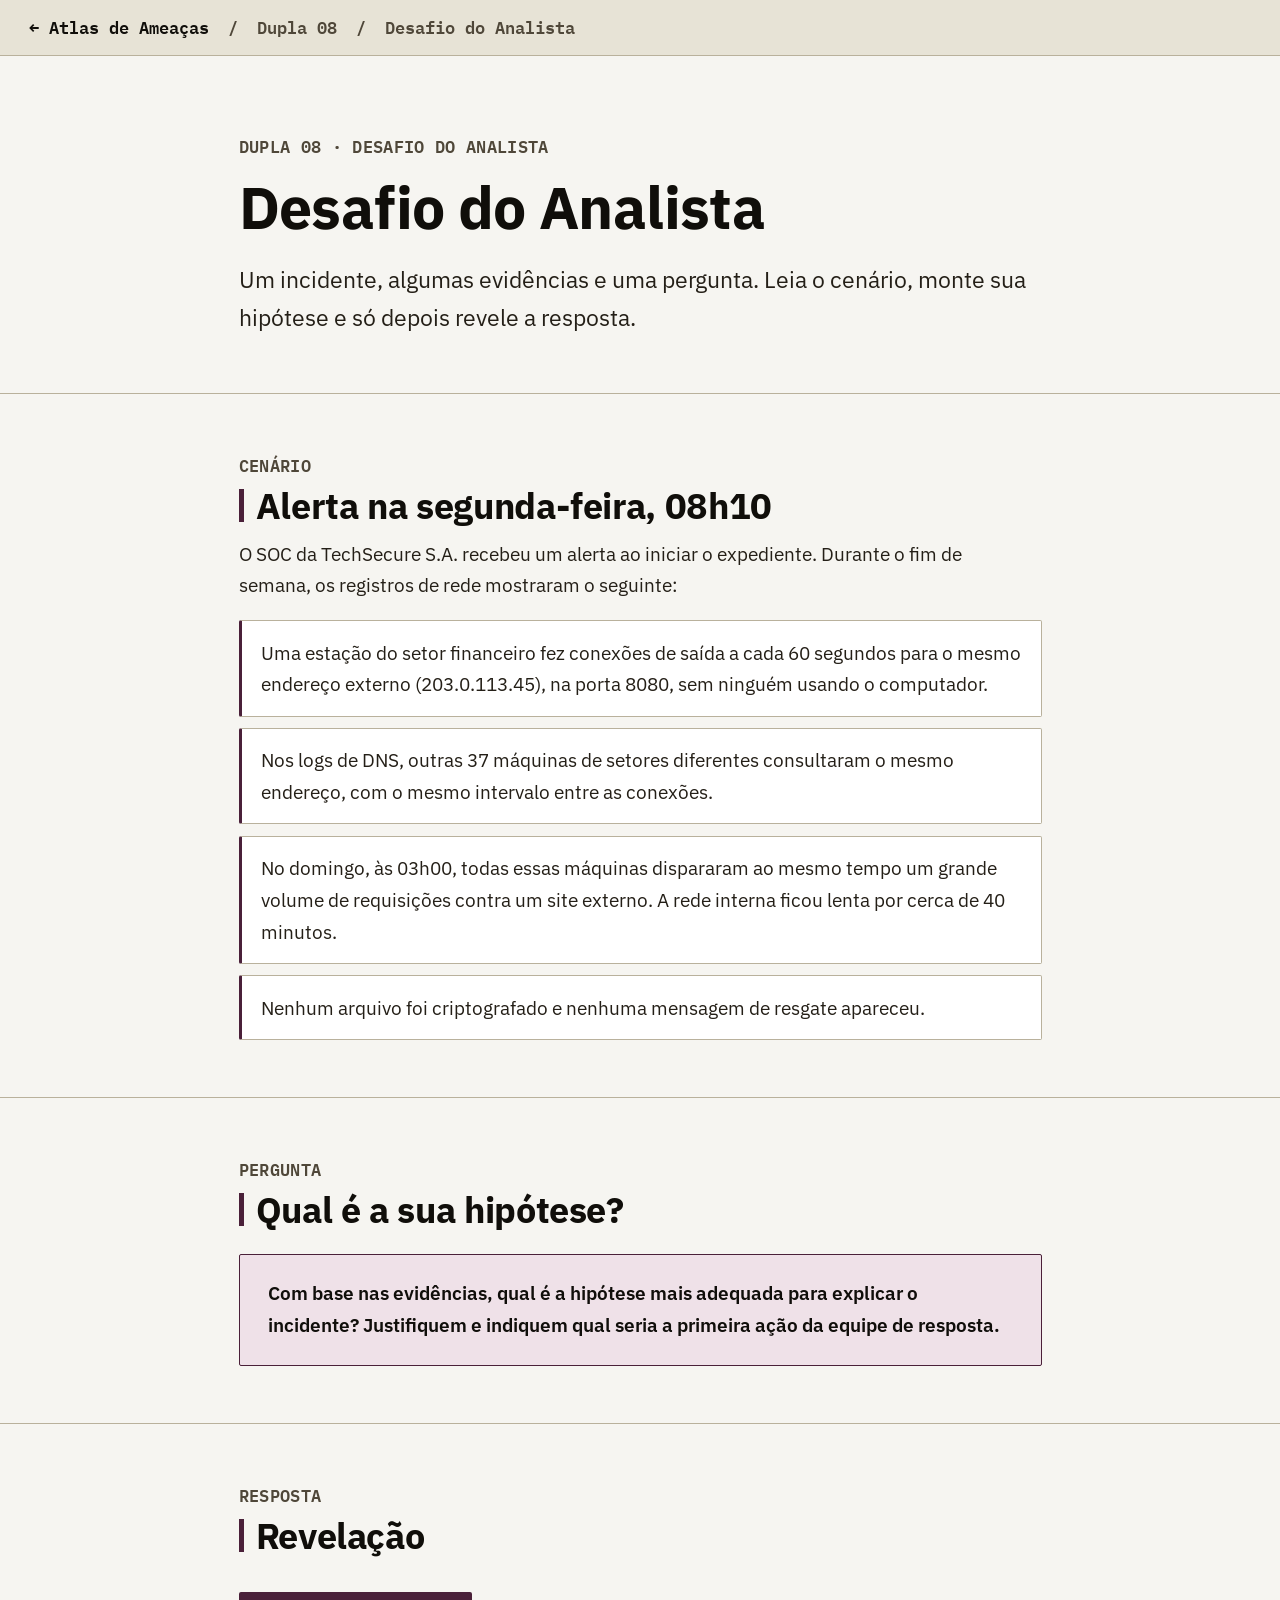
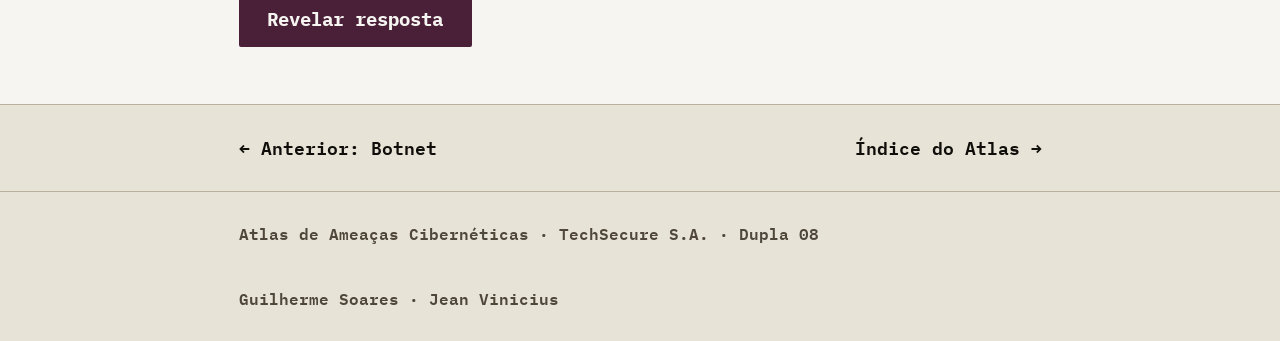
<file: dupla08/desafio.html>
<!DOCTYPE html>
<html lang="pt-BR">
<head>
  <meta charset="UTF-8" />
  <meta name="viewport" content="width=device-width, initial-scale=1.0" />
  <title>Desafio do Analista — Atlas de Ameaças Cibernéticas | Dupla 08</title>
  <link rel="stylesheet" href="style.css" />
</head>
<body>

  <!-- Topbar de navegação -->
  <nav class="topbar">
    <a href="../index.html">← Atlas de Ameaças</a>
    <span class="sep">/</span>
    <span>Dupla 08</span>
    <span class="sep">/</span>
    <span>Desafio do Analista</span>
  </nav>

  <main>

    <!-- ======= HERO ======= -->
    <section class="hero">
      <div class="container">
        <p class="hero-label">DUPLA 08 · DESAFIO DO ANALISTA</p>
        <h1 class="hero-title">
          <span class="keyword">Desafio do Analista</span>
        </h1>
        <p class="hero-summary">
          Um incidente, algumas evidências e uma pergunta. Leia o cenário, monte sua hipótese e só depois revele a resposta.
        </p>
      </div>
    </section>

    <!-- ======= CENÁRIO ======= -->
    <section id="cenario">
      <div class="container">
        <span class="section-tag">CENÁRIO</span>
        <h2>Alerta na segunda-feira, 08h10</h2>
        <p>
          O SOC da TechSecure S.A. recebeu um alerta ao iniciar o expediente. Durante o fim de semana, os registros de rede mostraram o seguinte:
        </p>

        <ul class="evidence-list">
          <li>Uma estação do setor financeiro fez conexões de saída a cada 60 segundos para o mesmo endereço externo (203.0.113.45), na porta 8080, sem ninguém usando o computador.</li>
          <li>Nos logs de DNS, outras 37 máquinas de setores diferentes consultaram o mesmo endereço, com o mesmo intervalo entre as conexões.</li>
          <li>No domingo, às 03h00, todas essas máquinas dispararam ao mesmo tempo um grande volume de requisições contra um site externo. A rede interna ficou lenta por cerca de 40 minutos.</li>
          <li>Nenhum arquivo foi criptografado e nenhuma mensagem de resgate apareceu.</li>
        </ul>
      </div>
    </section>

    <!-- ======= PERGUNTA ======= -->
    <section id="pergunta">
      <div class="container">
        <span class="section-tag">PERGUNTA</span>
        <h2>Qual é a sua hipótese?</h2>

        <div class="question-box">
          <p>Com base nas evidências, qual é a hipótese mais adequada para explicar o incidente? Justifiquem e indiquem qual seria a primeira ação da equipe de resposta.</p>
        </div>
      </div>
    </section>

    <!-- ======= RESPOSTA ======= -->
    <section id="resposta">
      <div class="container">
        <span class="section-tag">RESPOSTA</span>
        <h2>Revelação</h2>

        <button type="button" class="reveal-btn" id="reveal-btn" aria-expanded="false" aria-controls="answer">Revelar resposta</button>

        <div class="casebox answer" id="answer" hidden>
          <div class="casebox-header">
            <span class="casebox-badge">RESPOSTA: BOTNET</span>
          </div>
          <p>
            O sinal decisivo é a coordenação: 38 máquinas comprometidas contatando o mesmo servidor de comando e controle e agindo no mesmo horário. Uma máquina isolada explicaria apenas o comportamento da estação do financeiro.
          </p>
          <p>
            A ausência de criptografia e de pedido de resgate descarta ransomware. O impacto foi sobre a disponibilidade da rede.
          </p>
          <p>
            <strong>Primeira ação:</strong> isolar as máquinas afetadas e bloquear o endereço de comando e controle no firewall.
          </p>
        </div>
      </div>
    </section>

  </main>

  <!-- Nav entre as páginas da dupla -->
  <nav class="dupla-nav">
    <div class="container">
      <div class="dupla-nav-inner">
        <a href="botnet.html" class="dupla-nav-link">← Anterior: Botnet</a>
        <a href="../index.html" class="dupla-nav-link">Índice do Atlas →</a>
      </div>
    </div>
  </nav>

  <footer>
    <div class="container">
      <div class="footer-inner">
        <p class="footer-copy">Atlas de Ameaças Cibernéticas · TechSecure S.A. · Dupla 08</p>
        <p class="footer-copy">Guilherme Soares · Jean Vinicius</p>
      </div>
    </div>
  </footer>

  <script>
    (function () {
      var btn = document.getElementById('reveal-btn');
      var answer = document.getElementById('answer');
      btn.addEventListener('click', function () {
        var open = answer.hasAttribute('hidden');
        if (open) {
          answer.removeAttribute('hidden');
          btn.textContent = 'Ocultar resposta';
        } else {
          answer.setAttribute('hidden', '');
          btn.textContent = 'Revelar resposta';
        }
        btn.setAttribute('aria-expanded', open ? 'true' : 'false');
      });
    })();
  </script>

</body>
</html>
</file>
<file: dupla08/style.css>
/* =============================================
   Dupla 08 — Bot & Botnet | Atlas de Ameaças
   ============================================= */

@import url('https://fonts.googleapis.com/css2?family=IBM+Plex+Mono:wght@400;600;700&family=IBM+Plex+Sans:ital,wght@0,400;0,500;0,600;0,700;0,800;1,400&display=swap');

/* --- Tokens ---------------------------------- */
:root {
  --ink:          #100e0a;
  --ink-soft:     #241f17;
  --ink-faint:    #4f4739;
  --paper:        #f6f5f1;
  --paper-surface:#e7e3d6;
  --paper-card:   #ffffff;
  --line:         #b9b19c;
  --accent:       #4a2039;
  --accent-soft:  #efe1e8;
  --danger:       #7e2016;
  --warn:         #5e3d08;
  --ok:           #1a4a28;
  --radius:       2px;
  --mono:         'IBM Plex Mono', monospace;
  --sans:         'IBM Plex Sans', sans-serif;
}

/* --- Reset ----------------------------------- */
*, *::before, *::after { box-sizing: border-box; margin: 0; padding: 0; }

html { font-size: 19px; scroll-behavior: smooth; }

body {
  background: var(--paper);
  color: var(--ink-soft);
  font-family: var(--sans);
  font-weight: 400;
  line-height: 1.65;
  min-height: 100vh;
}

/* --- Tipografia ------------------------------ */
h1, h2 {
  font-family: var(--sans);
  font-weight: 800;
  color: var(--ink);
  line-height: 1.15;
  letter-spacing: -0.01em;
}

h3, h4 {
  font-family: var(--mono);
  font-weight: 700;
  color: var(--ink);
  line-height: 1.25;
}

h1 { font-size: clamp(2.1rem, 4.6vw, 3.3rem); }

h2 {
  font-size: clamp(1.5rem, 2.8vw, 1.95rem);
  margin-bottom: .65rem;
  padding-left: .9rem;
  position: relative;
}
h2::before {
  content: '';
  position: absolute;
  left: 0; top: .12em; bottom: .12em;
  width: 5px;
  background: var(--accent);
}

h3 { font-size: 1.1rem; margin-bottom: .4rem; }

p { max-width: 68ch; margin-bottom: 1rem; color: var(--ink-soft); }
p:last-child { margin-bottom: 0; }

a { color: var(--accent); text-decoration: none; }
a:hover { text-decoration: underline; text-underline-offset: 2px; }
a:focus-visible { outline: 2px solid var(--accent); outline-offset: 2px; }

code, .mono {
  font-family: var(--mono);
  font-size: .85em;
  color: var(--ink);
  background: var(--paper-card);
  border: 1px solid var(--line);
  border-radius: var(--radius);
  padding: .15em .4em;
}

/* --- Layout ---------------------------------- */
.container {
  max-width: 860px;
  margin: 0 auto;
  padding: 0 1.5rem;
}

section {
  padding: 3rem 0;
  border-bottom: 1px solid var(--line);
}
section:last-of-type { border-bottom: none; }

/* --- Topbar ---------------------------------- */
.topbar {
  background: var(--paper-surface);
  border-bottom: 1px solid var(--line);
  padding: .7rem 1.5rem;
  font-family: var(--mono);
  font-weight: 600;
  font-size: .9rem;
  color: var(--ink-faint);
  display: flex;
  align-items: center;
  gap: 1rem;
}
.topbar a { color: var(--ink); font-size: .9rem; }
.topbar a:hover { color: var(--accent); }
.topbar .sep { color: var(--ink-faint); }

/* --- Hero ------------------------------------ */
.hero {
  position: relative;
  overflow: hidden;
  padding: 4rem 0 3rem;
  border-bottom: 1px solid var(--line);
}
.network-motif {
  position: absolute;
  top: -3rem;
  right: -4rem;
  width: 480px;
  height: 480px;
  opacity: .22;
  pointer-events: none;
}
.hero-label {
  font-family: var(--mono);
  font-weight: 600;
  font-size: .9rem;
  color: var(--ink-faint);
  margin-bottom: .75rem;
  letter-spacing: .02em;
}
.hero-title {
  margin-bottom: 1rem;
}
.hero-title .keyword {
  color: var(--ink);
}
.hero-summary {
  font-size: 1.2rem;
  color: var(--ink-soft);
  max-width: 60ch;
  margin-bottom: 1.5rem;
}
.cia-badges {
  display: flex;
  gap: .5rem;
  flex-wrap: wrap;
}
.badge {
  font-family: var(--mono);
  font-weight: 700;
  font-size: .82rem;
  padding: .3em .8em;
  border-radius: var(--radius);
  border: 2px solid;
  letter-spacing: .02em;
}
.badge-c { color: var(--danger); border-color: var(--danger); }
.badge-i { color: var(--warn);   border-color: var(--warn); }
.badge-a { color: var(--ok);     border-color: var(--ok); }

/* --- Seção de conteúdo ----------------------- */
.section-tag {
  font-family: var(--mono);
  font-weight: 600;
  font-size: .9rem;
  color: var(--ink-faint);
  letter-spacing: .02em;
  display: block;
  margin-bottom: .3rem;
}

/* --- Cards ----------------------------------- */
.card-grid {
  display: grid;
  grid-template-columns: repeat(auto-fit, minmax(200px, 1fr));
  gap: .9rem;
  margin-top: 1.25rem;
}
.card-grid.stack {
  grid-template-columns: 1fr;
}
.card {
  background: var(--paper-card);
  border: 1px solid var(--line);
  border-radius: var(--radius);
  padding: 1.25rem 1rem;
}
.card-label {
  font-family: var(--mono);
  font-weight: 600;
  font-size: .88rem;
  color: var(--ink-faint);
  margin-bottom: .4rem;
  letter-spacing: .02em;
}
.card-value {
  font-family: var(--mono);
  font-weight: 600;
  font-size: 1.05rem;
  color: var(--ink);
}

/* --- Timeline -------------------------------- */
.timeline {
  margin-top: 1.25rem;
  position: relative;
  padding-left: 1.5rem;
  border-left: 2px solid var(--line);
}
.timeline-item {
  position: relative;
  margin-bottom: 1.5rem;
}
.timeline-item::before {
  content: '';
  position: absolute;
  left: -1.625rem;
  top: .45rem;
  width: 10px; height: 10px;
  border-radius: 50%;
  background: var(--paper);
  border: 2px solid var(--accent);
}
.timeline-year {
  font-family: var(--mono);
  font-size: .92rem;
  font-weight: 700;
  color: var(--ink);
  margin-bottom: .2rem;
}

/* --- Steps ----------------------------------- */
.steps {
  counter-reset: step;
  margin-top: 1.25rem;
  display: flex;
  flex-direction: column;
  gap: 1px;
  background: var(--line);
  border: 1px solid var(--line);
  border-radius: var(--radius);
  overflow: hidden;
}
.step {
  counter-increment: step;
  background: var(--paper-card);
  padding: 1rem 1rem 1rem 3.5rem;
  position: relative;
}
.step::before {
  content: counter(step, decimal-leading-zero);
  position: absolute;
  left: 1rem; top: 1rem;
  font-family: var(--mono);
  font-weight: 700;
  font-size: .88rem;
  color: var(--ink-faint);
}
.step strong {
  font-family: var(--mono);
  font-weight: 700;
  font-size: 1.05rem;
  color: var(--ink);
  display: block;
  margin-bottom: .25rem;
}

/* --- Sinais / lista de detecção -------------- */
.signal-list {
  list-style: none;
  margin-top: 1rem;
  display: flex;
  flex-direction: column;
  gap: .5rem;
}
.signal-list li {
  display: flex;
  gap: .75rem;
  align-items: flex-start;
  font-size: 1.05rem;
  color: var(--ink-soft);
}
.signal-list li::before {
  content: '▸';
  font-family: var(--mono);
  color: var(--warn);
  flex-shrink: 0;
  margin-top: .05rem;
}

/* --- Prevenção / resposta -------------------- */
.checklist {
  list-style: none;
  margin-top: 1rem;
  display: flex;
  flex-direction: column;
  gap: .5rem;
}
.checklist li {
  display: flex;
  gap: .75rem;
  align-items: flex-start;
  font-size: 1.05rem;
  color: var(--ink-soft);
}
.checklist li::before {
  content: '✓';
  font-family: var(--mono);
  color: var(--ok);
  flex-shrink: 0;
}

/* --- Tabela comparativa ---------------------- */
.table-wrap {
  overflow-x: auto;
  margin-top: 1.25rem;
  border: 1px solid var(--line);
  border-radius: var(--radius);
}
table {
  width: 100%;
  border-collapse: collapse;
  font-size: 1rem;
}
th {
  font-family: var(--mono);
  font-weight: 700;
  font-size: .88rem;
  color: var(--ink);
  text-align: left;
  padding: .65rem 1rem;
  background: var(--paper-surface);
  border-bottom: 3px solid var(--accent);
}
td {
  padding: .65rem 1rem;
  border-bottom: 1px solid var(--line);
  vertical-align: top;
  background: var(--paper-card);
  color: var(--ink-soft);
}
tr:last-child td { border-bottom: none; }
td:first-child {
  font-family: var(--mono);
  font-weight: 600;
  font-size: .9rem;
  color: var(--ink-faint);
  white-space: nowrap;
}

/* --- Case study box -------------------------- */
.casebox {
  background: var(--paper-card);
  border: 1px solid var(--line);
  border-left: 3px solid var(--danger);
  border-radius: var(--radius);
  padding: 1.5rem;
  margin-top: 1.25rem;
}
.casebox-header {
  display: flex;
  align-items: center;
  gap: .75rem;
  margin-bottom: 1rem;
}
.casebox-badge {
  font-family: var(--mono);
  font-weight: 700;
  font-size: .85rem;
  color: var(--danger);
  border: 2px solid var(--danger);
  padding: .25em .7em;
  border-radius: var(--radius);
  letter-spacing: .02em;
  white-space: nowrap;
}

/* --- Figuras / diagramas ---------------------- */
.figure {
  margin-top: 1.25rem;
  border: 1px solid var(--line);
  border-radius: var(--radius);
  background: var(--paper-card);
  padding: 1.25rem;
}
.figure img {
  display: block;
  width: 100%;
  height: auto;
}
.figure-caption {
  margin-top: .9rem;
  font-family: var(--mono);
  font-weight: 600;
  font-size: .88rem;
  line-height: 1.6;
  color: var(--ink-faint);
}
.figure-caption a { color: var(--ink-faint); text-decoration: underline; text-underline-offset: 2px; }
.figure-caption a:hover { color: var(--accent); }

/* --- Referências ----------------------------- */
.ref-list {
  list-style: none;
  margin-top: 1rem;
  display: flex;
  flex-direction: column;
  gap: .6rem;
}
.ref-list li {
  font-size: .95rem;
  color: var(--ink-soft);
  padding-left: 1.2rem;
  position: relative;
}
.ref-list li::before {
  content: '—';
  position: absolute;
  left: 0;
  color: var(--ink-faint);
  font-family: var(--mono);
}
.ref-list a { color: var(--ink-soft); }
.ref-list a:hover { color: var(--accent); }

/* --- Nav dupla (link entre pages) ------------ */
.dupla-nav {
  background: var(--paper-surface);
  border-top: 1px solid var(--line);
  padding: 1.5rem 0;
}
.dupla-nav-inner {
  display: flex;
  justify-content: space-between;
  align-items: center;
  flex-wrap: wrap;
  gap: 1rem;
}
.dupla-nav-link {
  font-family: var(--mono);
  font-weight: 600;
  font-size: .95rem;
  color: var(--ink);
  display: flex;
  align-items: center;
  gap: .4rem;
}
.dupla-nav-link:hover { color: var(--accent); text-decoration: none; }

/* --- Footer ---------------------------------- */
footer {
  background: var(--paper-surface);
  border-top: 1px solid var(--line);
  padding: 1.5rem 0;
}
.footer-inner {
  display: flex;
  justify-content: space-between;
  align-items: flex-start;
  flex-wrap: wrap;
  gap: 1rem;
}
.footer-copy {
  font-family: var(--mono);
  font-weight: 600;
  font-size: .85rem;
  color: var(--ink-faint);
}

.section-note {
  margin-top: 1.5rem;
  color: var(--ink-faint);
  font-weight: 600;
  font-size: .92rem;
  font-style: italic;
}

/* --- Botões de rota (links para as ameaças) --- */
.route-links {
  display: flex;
  gap: .6rem;
  flex-wrap: wrap;
  margin-top: .85rem;
}
.route-links a {
  font-family: var(--mono);
  font-weight: 700;
  font-size: .98rem;
  color: var(--ink);
  background: var(--paper-surface);
  border: 2px solid var(--ink-faint);
  border-radius: var(--radius);
  padding: .55rem 1.15rem;
  text-decoration: none;
  transition: border-color .15s ease, color .15s ease, background-color .15s ease;
}
.route-links a:hover {
  border-color: var(--accent);
  color: var(--accent);
  background: var(--accent-soft);
  text-decoration: none;
}
.route-links a:focus-visible {
  outline: 2px solid var(--accent);
  outline-offset: 2px;
}

/* --- Responsivo ------------------------------ */
@media (max-width: 600px) {
  .topbar { flex-wrap: wrap; gap: .4rem; }
  .card-grid { grid-template-columns: 1fr; }
  .footer-inner { flex-direction: column; }
  .dupla-nav-inner { flex-direction: column; }
  th, td { padding: .5rem .65rem; }
}

@media (prefers-reduced-motion: reduce) {
  * { transition: none !important; animation: none !important; }
}

/* --- Desafio do Analista --------------------- */
.evidence-list {
  list-style: none;
  margin-top: 1rem;
  display: flex;
  flex-direction: column;
  gap: .6rem;
}
.evidence-list li {
  background: var(--paper-card);
  border: 1px solid var(--line);
  border-left: 3px solid var(--accent);
  border-radius: var(--radius);
  padding: .8rem 1rem;
  font-size: 1.02rem;
  color: var(--ink-soft);
}

.question-box {
  margin-top: 1.25rem;
  background: var(--accent-soft);
  border: 1px solid var(--accent);
  border-radius: var(--radius);
  padding: 1.25rem 1.5rem;
}
.question-box p {
  color: var(--ink);
  font-weight: 600;
  max-width: none;
}

.reveal-btn {
  margin-top: 1.25rem;
  font-family: var(--mono);
  font-weight: 700;
  font-size: 1rem;
  color: var(--paper);
  background: var(--accent);
  border: 2px solid var(--accent);
  border-radius: var(--radius);
  padding: .7rem 1.4rem;
  cursor: pointer;
  transition: background-color .15s ease, color .15s ease;
}
.reveal-btn:hover { background: var(--paper); color: var(--accent); }
.reveal-btn:focus-visible { outline: 2px solid var(--accent); outline-offset: 2px; }

.answer[hidden] { display: none; }
</file>
